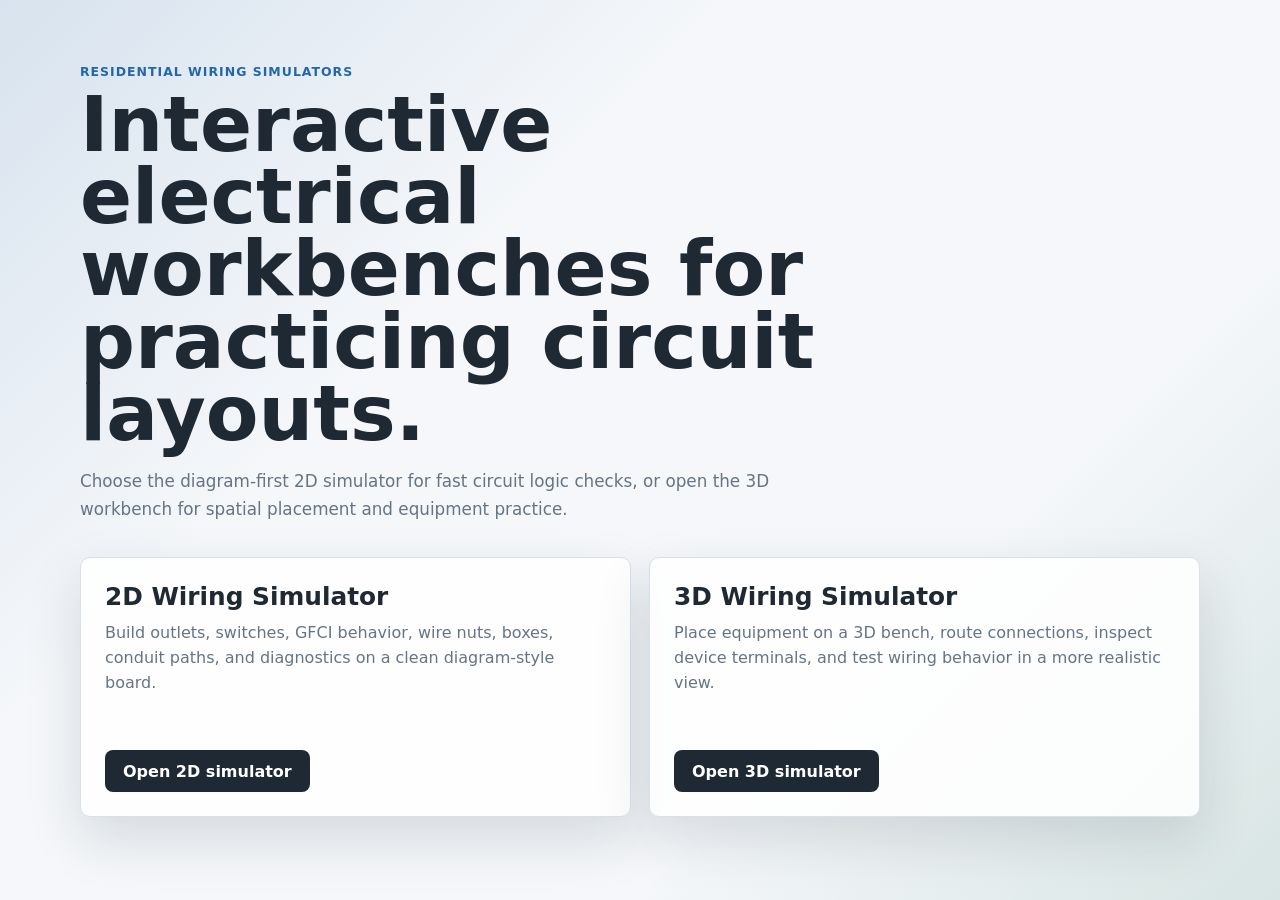
<file: index.html>
<!doctype html>
<html lang="en">
  <head>
    <meta charset="utf-8">
    <meta name="viewport" content="width=device-width, initial-scale=1">
    <meta http-equiv="Cache-Control" content="no-store, no-cache, must-revalidate, max-age=0">
    <meta http-equiv="Pragma" content="no-cache">
    <meta http-equiv="Expires" content="0">
    <title>Residential Wiring Simulators</title>
    <style>
      :root {
        color-scheme: light;
        --paper: #f5f7fa;
        --panel: #ffffff;
        --ink: #1f2933;
        --muted: #667485;
        --line: #d8e0e8;
        --blue: #2367a8;
        --green: #237557;
        --shadow: 0 22px 55px rgba(31, 41, 51, 0.14);
      }

      * {
        box-sizing: border-box;
      }

      body {
        min-height: 100vh;
        margin: 0;
        color: var(--ink);
        background:
          linear-gradient(135deg, rgba(35, 103, 168, 0.14), transparent 34%),
          linear-gradient(315deg, rgba(35, 117, 87, 0.14), transparent 30%),
          var(--paper);
        font-family: Inter, ui-sans-serif, system-ui, -apple-system, BlinkMacSystemFont, "Segoe UI", sans-serif;
      }

      main {
        width: min(1120px, calc(100vw - 40px));
        margin: 0 auto;
        padding: 64px 0;
      }

      .eyebrow {
        margin: 0 0 10px;
        color: var(--blue);
        font-size: 0.78rem;
        font-weight: 850;
        letter-spacing: 0.08em;
        text-transform: uppercase;
      }

      h1 {
        max-width: 820px;
        margin: 0;
        font-size: clamp(2.35rem, 6vw, 5rem);
        line-height: 0.94;
        letter-spacing: 0;
      }

      .intro {
        max-width: 720px;
        margin: 18px 0 34px;
        color: var(--muted);
        font-size: 1.05rem;
        line-height: 1.65;
      }

      .sim-grid {
        display: grid;
        grid-template-columns: repeat(2, minmax(0, 1fr));
        gap: 18px;
      }

      .sim-card {
        min-height: 260px;
        padding: 24px;
        border: 1px solid var(--line);
        border-radius: 10px;
        background: rgba(255, 255, 255, 0.88);
        box-shadow: var(--shadow);
        display: flex;
        flex-direction: column;
        justify-content: space-between;
      }

      .sim-card h2 {
        margin: 0 0 10px;
        font-size: 1.55rem;
        letter-spacing: 0;
      }

      .sim-card p {
        margin: 0;
        color: var(--muted);
        line-height: 1.55;
      }

      .launch {
        display: inline-flex;
        align-items: center;
        justify-content: center;
        width: fit-content;
        min-height: 42px;
        margin-top: 26px;
        padding: 0 18px;
        border-radius: 8px;
        background: var(--ink);
        color: #ffffff;
        font-weight: 850;
        text-decoration: none;
      }

      .launch:hover {
        background: var(--blue);
      }

      @media (max-width: 760px) {
        main {
          width: min(100vw - 28px, 620px);
          padding: 36px 0;
        }

        .sim-grid {
          grid-template-columns: 1fr;
        }
      }
    </style>
  </head>
  <body>
    <main>
      <p class="eyebrow">Residential wiring simulators</p>
      <h1>Interactive electrical workbenches for practicing circuit layouts.</h1>
      <p class="intro">
        Choose the diagram-first 2D simulator for fast circuit logic checks, or open the 3D workbench for spatial placement and equipment practice.
      </p>
      <section class="sim-grid" aria-label="Simulator launchers">
        <article class="sim-card">
          <div>
            <h2>2D Wiring Simulator</h2>
            <p>Build outlets, switches, GFCI behavior, wire nuts, boxes, conduit paths, and diagnostics on a clean diagram-style board.</p>
          </div>
          <a class="launch" href="./2d/">Open 2D simulator</a>
        </article>
        <article class="sim-card">
          <div>
            <h2>3D Wiring Simulator</h2>
            <p>Place equipment on a 3D bench, route connections, inspect device terminals, and test wiring behavior in a more realistic view.</p>
          </div>
          <a class="launch" href="./3d/">Open 3D simulator</a>
        </article>
      </section>
    </main>
  </body>
</html>
</file>
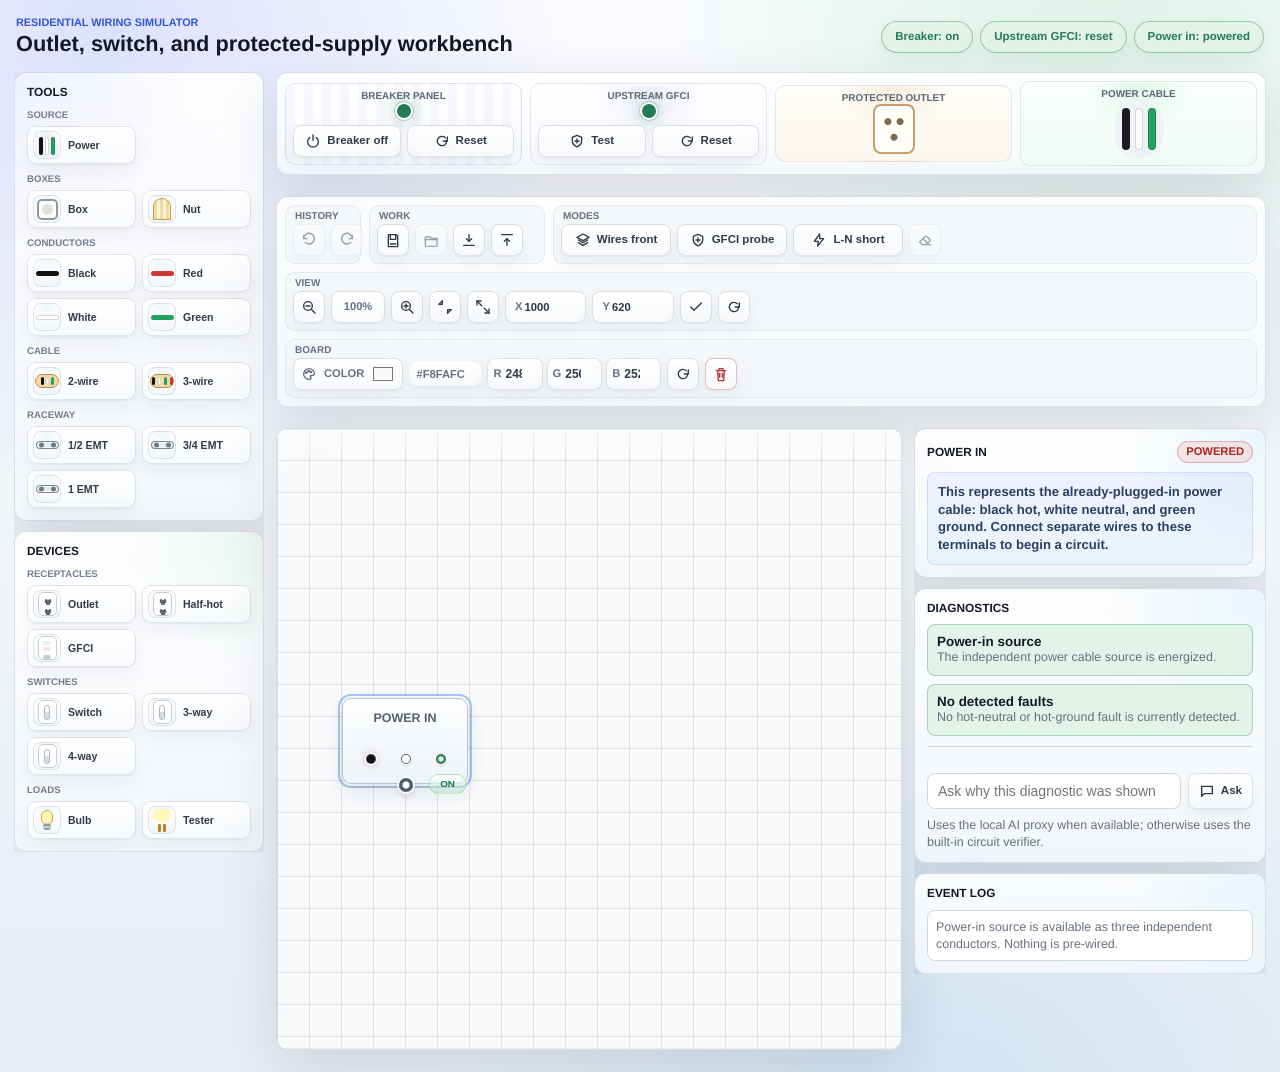
<file: 2d/index.html>
<!doctype html>
<html lang="en">
  <head>
    <meta charset="utf-8">
    <meta name="viewport" content="width=device-width, initial-scale=1">
    <meta http-equiv="Cache-Control" content="no-store, no-cache, must-revalidate, max-age=0">
    <meta http-equiv="Pragma" content="no-cache">
    <meta http-equiv="Expires" content="0">
    <title>Residential Wiring Simulator</title>
    <script>
      window.__SIM_ASSET_VERSION__ = String(Date.now());
      document.write(`<link rel="stylesheet" href="./styles.css?v=${window.__SIM_ASSET_VERSION__}">`);
    </script>
  </head>
  <body>
    <svg class="icon-sprite" aria-hidden="true" focusable="false">
      <symbol id="icon-undo" viewBox="0 0 24 24"><path d="M9 10H4V5"/><path d="M4 10a8 8 0 1 1 2.3 5.6"/></symbol>
      <symbol id="icon-redo" viewBox="0 0 24 24"><path d="M15 10h5V5"/><path d="M20 10a8 8 0 1 0-2.3 5.6"/></symbol>
      <symbol id="icon-save" viewBox="0 0 24 24"><path d="M5 4h12l2 2v16H5z"/><path d="M8 4v7h8V4"/><path d="M8 18h8"/></symbol>
      <symbol id="icon-folder" viewBox="0 0 24 24"><path d="M3.5 7.5h7l2 2H21v10a2 2 0 0 1-2 2H5.5a2 2 0 0 1-2-2z"/><path d="M3.5 11.5H21"/></symbol>
      <symbol id="icon-download" viewBox="0 0 24 24"><path d="M12 4v10"/><path d="m8 10 4 4 4-4"/><path d="M4 20h16"/></symbol>
      <symbol id="icon-upload" viewBox="0 0 24 24"><path d="M12 20V10"/><path d="m8 14 4-4 4 4"/><path d="M4 4h16"/></symbol>
      <symbol id="icon-layers" viewBox="0 0 24 24"><path d="m12 3 9 5-9 5-9-5z"/><path d="m5 12 7 4 7-4"/><path d="m5 16 7 4 7-4"/></symbol>
      <symbol id="icon-shield" viewBox="0 0 24 24"><path d="M12 3.5 19 6.5v5.2c0 4.4-2.8 7.2-7 9-4.2-1.8-7-4.6-7-9V6.5z"/><path d="M9 12h6"/><path d="M12 9v6"/></symbol>
      <symbol id="icon-zap" viewBox="0 0 24 24"><path d="M13 2.8 5 14h6l-1 7.2L19 10h-6z"/></symbol>
      <symbol id="icon-eraser" viewBox="0 0 24 24"><path d="m4 15 8-8a2 2 0 0 1 3 0l4 4a2 2 0 0 1 0 3l-5 5H8z"/><path d="m9 10 7 7"/><path d="M13 19h8"/></symbol>
      <symbol id="icon-zoom-out" viewBox="0 0 24 24"><circle cx="10.5" cy="10.5" r="6.5"/><path d="M16 16l5 5"/><path d="M7.5 10.5h6"/></symbol>
      <symbol id="icon-zoom-in" viewBox="0 0 24 24"><circle cx="10.5" cy="10.5" r="6.5"/><path d="M16 16l5 5"/><path d="M7.5 10.5h6"/><path d="M10.5 7.5v6"/></symbol>
      <symbol id="icon-shrink" viewBox="0 0 24 24"><path d="M8 3v5H3"/><path d="m3 8 5-5"/><path d="M16 21v-5h5"/><path d="m21 16-5 5"/></symbol>
      <symbol id="icon-expand" viewBox="0 0 24 24"><path d="M3 9V3h6"/><path d="m3 3 7 7"/><path d="M21 15v6h-6"/><path d="m21 21-7-7"/></symbol>
      <symbol id="icon-check" viewBox="0 0 24 24"><path d="m4 12 5 5L20 6"/></symbol>
      <symbol id="icon-x" viewBox="0 0 24 24"><path d="M6 6l12 12"/><path d="M18 6 6 18"/></symbol>
      <symbol id="icon-reset" viewBox="0 0 24 24"><path d="M20 6v6h-6"/><path d="M19 12a7 7 0 1 1-2.1-5"/></symbol>
      <symbol id="icon-rotate-ccw" viewBox="0 0 24 24"><path d="M8 4H4v4"/><path d="M4 8a8 8 0 1 0 2.4-5.7"/></symbol>
      <symbol id="icon-rotate-cw" viewBox="0 0 24 24"><path d="M16 4h4v4"/><path d="M20 8a8 8 0 1 1-2.4-5.7"/></symbol>
      <symbol id="icon-palette" viewBox="0 0 24 24"><path d="M12 4a8 8 0 0 0 0 16h1.4a1.7 1.7 0 0 0 1.1-3 1.5 1.5 0 0 1 1-2.7H17a3 3 0 0 0 3-3c0-4-3.5-7.3-8-7.3z"/><circle cx="8" cy="10" r="1"/><circle cx="11.5" cy="7.7" r="1"/><circle cx="15" cy="9" r="1"/></symbol>
      <symbol id="icon-trash" viewBox="0 0 24 24"><path d="M5 7h14"/><path d="M9 7V4h6v3"/><path d="M7 7l1 15h8l1-15"/><path d="M10 11v6"/><path d="M14 11v6"/></symbol>
      <symbol id="icon-power" viewBox="0 0 24 24"><path d="M12 3v8"/><path d="M7.2 6.8a8 8 0 1 0 9.6 0"/></symbol>
      <symbol id="icon-plug" viewBox="0 0 24 24"><path d="M8 3v6"/><path d="M16 3v6"/><path d="M6 9h12v3a6 6 0 0 1-12 0z"/><path d="M12 18v3"/></symbol>
      <symbol id="icon-alert" viewBox="0 0 24 24"><path d="M12 3 22 20H2z"/><path d="M12 9v5"/><path d="M12 17h.01"/></symbol>
      <symbol id="icon-message" viewBox="0 0 24 24"><path d="M4 5h16v11H8l-4 4z"/></symbol>
    </svg>
    <div class="app">
      <header class="topbar">
        <div>
          <p class="eyebrow">Residential wiring simulator</p>
          <h1>Outlet, switch, and protected-supply workbench</h1>
        </div>
        <div id="supplyStatus" class="status-strip" aria-live="polite"></div>
      </header>

      <main class="layout">
        <aside class="tool-panel" aria-label="Tool palette">
          <section class="panel-section">
            <div class="section-heading">
              <h2>Tools</h2>
            </div>
            <div id="toolPalette" class="tool-grid"></div>
          </section>

          <section class="panel-section">
            <div class="section-heading">
              <h2>Devices</h2>
            </div>
            <div id="devicePalette" class="device-grid"></div>
          </section>

        </aside>

        <section class="workspace">
          <div id="supplyRig" class="supply-rig" aria-label="Upstream protected supply">
            <div class="rig-unit breaker">
              <span class="unit-label">Breaker panel</span>
              <span id="breakerLamp" class="lamp-dot"></span>
              <div id="breakerActions" class="rig-actions"></div>
            </div>
            <div class="rig-link"></div>
            <div class="rig-unit gfci">
              <span class="unit-label">Upstream GFCI</span>
              <span id="upstreamGfciLamp" class="lamp-dot"></span>
              <div id="upstreamGfciActions" class="rig-actions"></div>
            </div>
            <div class="rig-link"></div>
            <div class="rig-unit outlet">
              <span class="unit-label">Protected outlet</span>
              <span class="plug-face"></span>
            </div>
            <div class="rig-link cord-link"></div>
            <div class="rig-unit cord">
              <span class="unit-label">Power cable</span>
              <span class="cord-wires">
                <i class="wire black"></i>
                <i class="wire white"></i>
                <i class="wire green"></i>
              </span>
            </div>
          </div>

          <div id="workspaceToolbar" class="workspace-toolbar command-bar" aria-label="Workspace controls">
            <div class="toolbar-group compact-group" aria-label="History">
              <span class="toolbar-group-label">History</span>
              <button id="undoButton" type="button" class="toolbar-button icon-button" data-action="undo" title="Undo last action" aria-label="Undo last action" disabled><svg class="ui-icon"><use href="#icon-undo"></use></svg></button>
              <button id="redoButton" type="button" class="toolbar-button icon-button" data-action="redo" title="Redo last undone action" aria-label="Redo last undone action" disabled><svg class="ui-icon"><use href="#icon-redo"></use></svg></button>
            </div>
            <div class="toolbar-group file-group" aria-label="Save and load">
              <span class="toolbar-group-label">Work</span>
              <button type="button" class="toolbar-button" data-action="save-state" title="Save this workbench in the browser"><svg class="ui-icon"><use href="#icon-save"></use></svg><span class="cmd-label">Save</span></button>
              <button id="loadButton" type="button" class="toolbar-button" data-action="load-state" title="Load the saved workbench"><svg class="ui-icon"><use href="#icon-folder"></use></svg><span class="cmd-label">Load</span></button>
              <button type="button" class="toolbar-button" data-action="export-state-file" title="Download this workbench as a file"><svg class="ui-icon"><use href="#icon-download"></use></svg><span class="cmd-label">Export</span></button>
              <button type="button" class="toolbar-button" data-action="import-state-file" title="Load a workbench file"><svg class="ui-icon"><use href="#icon-upload"></use></svg><span class="cmd-label">Import</span></button>
              <input id="stateFileInput" class="visually-hidden" type="file" accept=".json,application/json">
            </div>
            <div class="toolbar-group mode-group" aria-label="Board modes">
              <span class="toolbar-group-label">Modes</span>
              <button id="wireLayerModeButton" type="button" class="toolbar-button" data-action="toggle-wire-layer-mode" title="Toggle whether wire paths sit behind devices"><svg class="ui-icon"><use href="#icon-layers"></use></svg><span class="cmd-label">Wires front</span></button>
              <button id="groundFaultProbeButton" type="button" class="toolbar-button probe-button" data-action="toggle-ground-fault-probe" title="Click energized loads or receptacles to simulate a ground fault"><svg class="ui-icon"><use href="#icon-shield"></use></svg><span class="cmd-label">GFCI probe</span></button>
              <button id="lineShortProbeButton" type="button" class="toolbar-button probe-button" data-action="toggle-line-short-probe" title="Click loads or receptacles to simulate a line-neutral short"><svg class="ui-icon"><use href="#icon-zap"></use></svg><span class="cmd-label">L-N short</span></button>
              <button id="clearShortsButton" type="button" class="toolbar-button" data-action="clear-test-shorts" title="Clear active test faults" disabled><svg class="ui-icon"><use href="#icon-eraser"></use></svg><span class="cmd-label">Clear faults</span></button>
            </div>
            <div class="toolbar-group view-group" aria-label="Bench size and zoom controls">
              <span class="toolbar-group-label">View</span>
              <button type="button" class="toolbar-button icon-button" data-action="zoom-out" title="Zoom out" aria-label="Zoom out"><svg class="ui-icon"><use href="#icon-zoom-out"></use></svg></button>
              <span id="benchZoomLabel" class="zoom-label">100%</span>
              <button type="button" class="toolbar-button icon-button" data-action="zoom-in" title="Zoom in" aria-label="Zoom in"><svg class="ui-icon"><use href="#icon-zoom-in"></use></svg></button>
              <button type="button" class="toolbar-button" data-action="shrink-bench" title="Shrink the bench"><svg class="ui-icon"><use href="#icon-shrink"></use></svg><span class="cmd-label">Shrink</span></button>
              <button type="button" class="toolbar-button" data-action="expand-bench" title="Expand the bench"><svg class="ui-icon"><use href="#icon-expand"></use></svg><span class="cmd-label">Expand</span></button>
              <label>X <input id="benchWidthInput" type="number" min="520" max="4000" step="20" value="1000" aria-label="Bench width"></label>
              <label>Y <input id="benchHeightInput" type="number" min="360" max="3000" step="20" value="620" aria-label="Bench height"></label>
              <button type="button" class="toolbar-button" data-action="apply-bench-size" title="Apply custom bench size"><svg class="ui-icon"><use href="#icon-check"></use></svg><span class="cmd-label">Apply</span></button>
              <button type="button" class="toolbar-button" data-action="reset-bench-size" title="Reset bench size and zoom"><svg class="ui-icon"><use href="#icon-reset"></use></svg><span class="cmd-label">Reset view</span></button>
            </div>
            <div class="toolbar-group color-group" aria-label="Board background color">
              <span class="toolbar-group-label">Board</span>
              <label class="grid-color-control" for="gridColorPicker">
                <svg class="ui-icon"><use href="#icon-palette"></use></svg><span>Color</span>
                <input id="gridColorPicker" type="color" value="#f8fafc">
              </label>
              <input id="gridColorHex" class="grid-color-hex" type="text" inputmode="text" value="#f8fafc" aria-label="Grid color hex value">
              <div class="grid-rgb-group" aria-label="Grid RGB color values">
                <label>R <input id="gridColorR" type="number" min="0" max="255" value="248"></label>
                <label>G <input id="gridColorG" type="number" min="0" max="255" value="250"></label>
                <label>B <input id="gridColorB" type="number" min="0" max="255" value="252"></label>
              </div>
              <button type="button" class="toolbar-button" data-action="reset-grid-color"><svg class="ui-icon"><use href="#icon-reset"></use></svg><span class="cmd-label">Reset</span></button>
              <button type="button" class="toolbar-button danger" data-action="clear-board" title="Clear the workbench"><svg class="ui-icon"><use href="#icon-trash"></use></svg><span class="cmd-label">Clear</span></button>
            </div>
          </div>

          <div id="sandboxViewport" class="sandbox-viewport" aria-label="Scrollable wiring bench">
            <div id="sandboxScrollSpace" class="sandbox-scroll-space">
              <div id="sandbox" class="sandbox" aria-label="Wiring sandbox">
                <svg id="wireLayer" class="wire-layer" viewBox="0 0 1000 620" preserveAspectRatio="none" aria-hidden="true"></svg>
                <div class="supply-port">
                  <span>Supply</span>
                </div>
                <div id="boxLayer" class="box-layer"></div>
                <svg id="selectedWireLayer" class="selected-wire-layer" viewBox="0 0 1000 620" preserveAspectRatio="none" aria-hidden="true"></svg>
                <div id="selectionMarquee" class="selection-marquee" hidden></div>
              </div>
            </div>
          </div>
        </section>

        <aside class="inspector" aria-label="Selected box inspector">
          <section id="boxInspector" class="panel-section"></section>
          <section class="panel-section">
            <div class="section-heading">
              <h2>Diagnostics</h2>
            </div>
            <div id="diagnostics" class="diagnostics" aria-live="polite"></div>
            <div id="diagnosticChat" class="diagnostic-chat">
              <div id="diagnosticChatMessages" class="chat-messages" aria-live="polite"></div>
              <div id="diagnosticProposal" class="diagnostic-proposal"></div>
              <form id="diagnosticChatForm" class="chat-form">
                <input id="diagnosticChatInput" type="text" autocomplete="off" placeholder="Ask why this diagnostic was shown">
                <button type="submit"><svg class="ui-icon"><use href="#icon-message"></use></svg><span>Ask</span></button>
              </form>
              <div id="diagnosticChatStatus" class="chat-status"></div>
            </div>
          </section>
          <section class="panel-section">
            <div class="section-heading">
              <h2>Event Log</h2>
            </div>
            <div id="eventLog" class="event-log"></div>
          </section>
        </aside>
      </main>

      <div id="contextMenu" class="context-menu" hidden>
        <button type="button" data-action="delete-selected"><svg class="ui-icon"><use href="#icon-trash"></use></svg><span>Delete item</span></button>
      </div>
    </div>

    <script>
      document.write(`<script src="./app.js?v=${window.__SIM_ASSET_VERSION__}"><\/script>`);
    </script>
  </body>
</html>
</file>
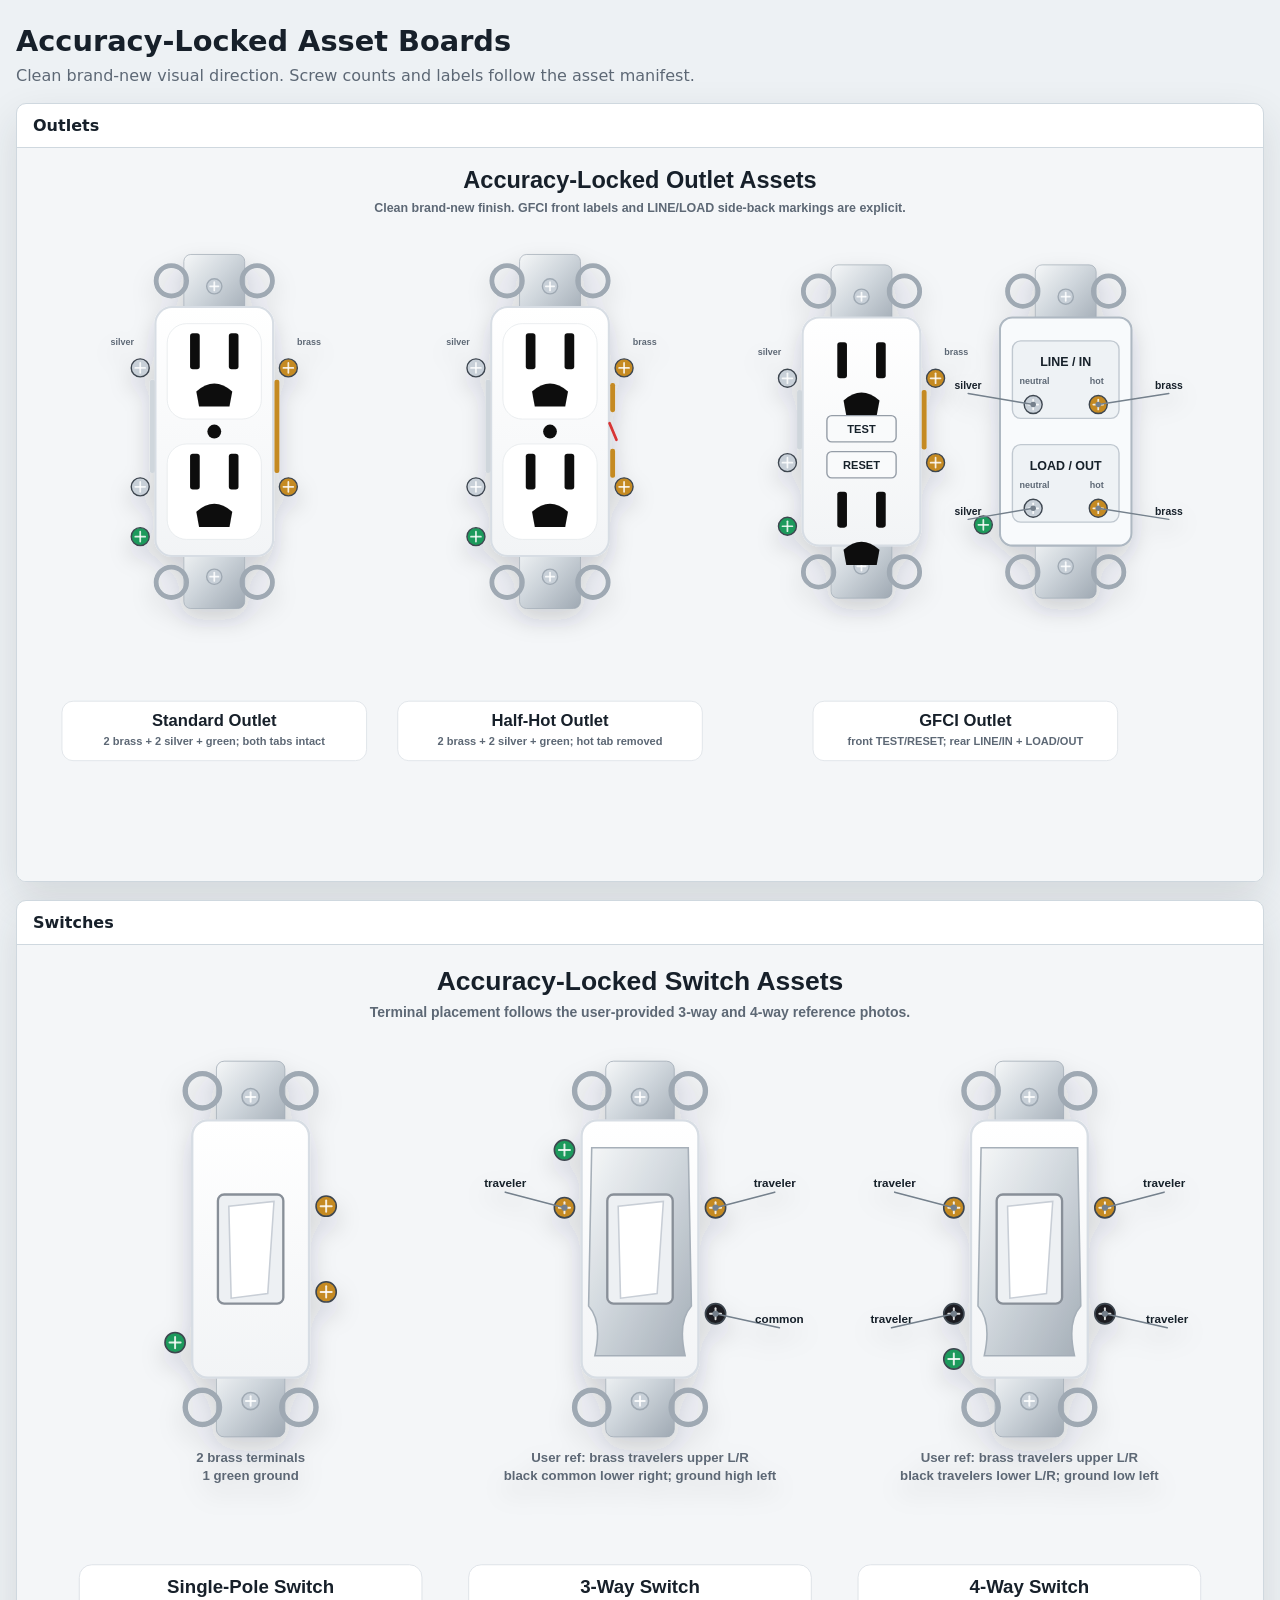
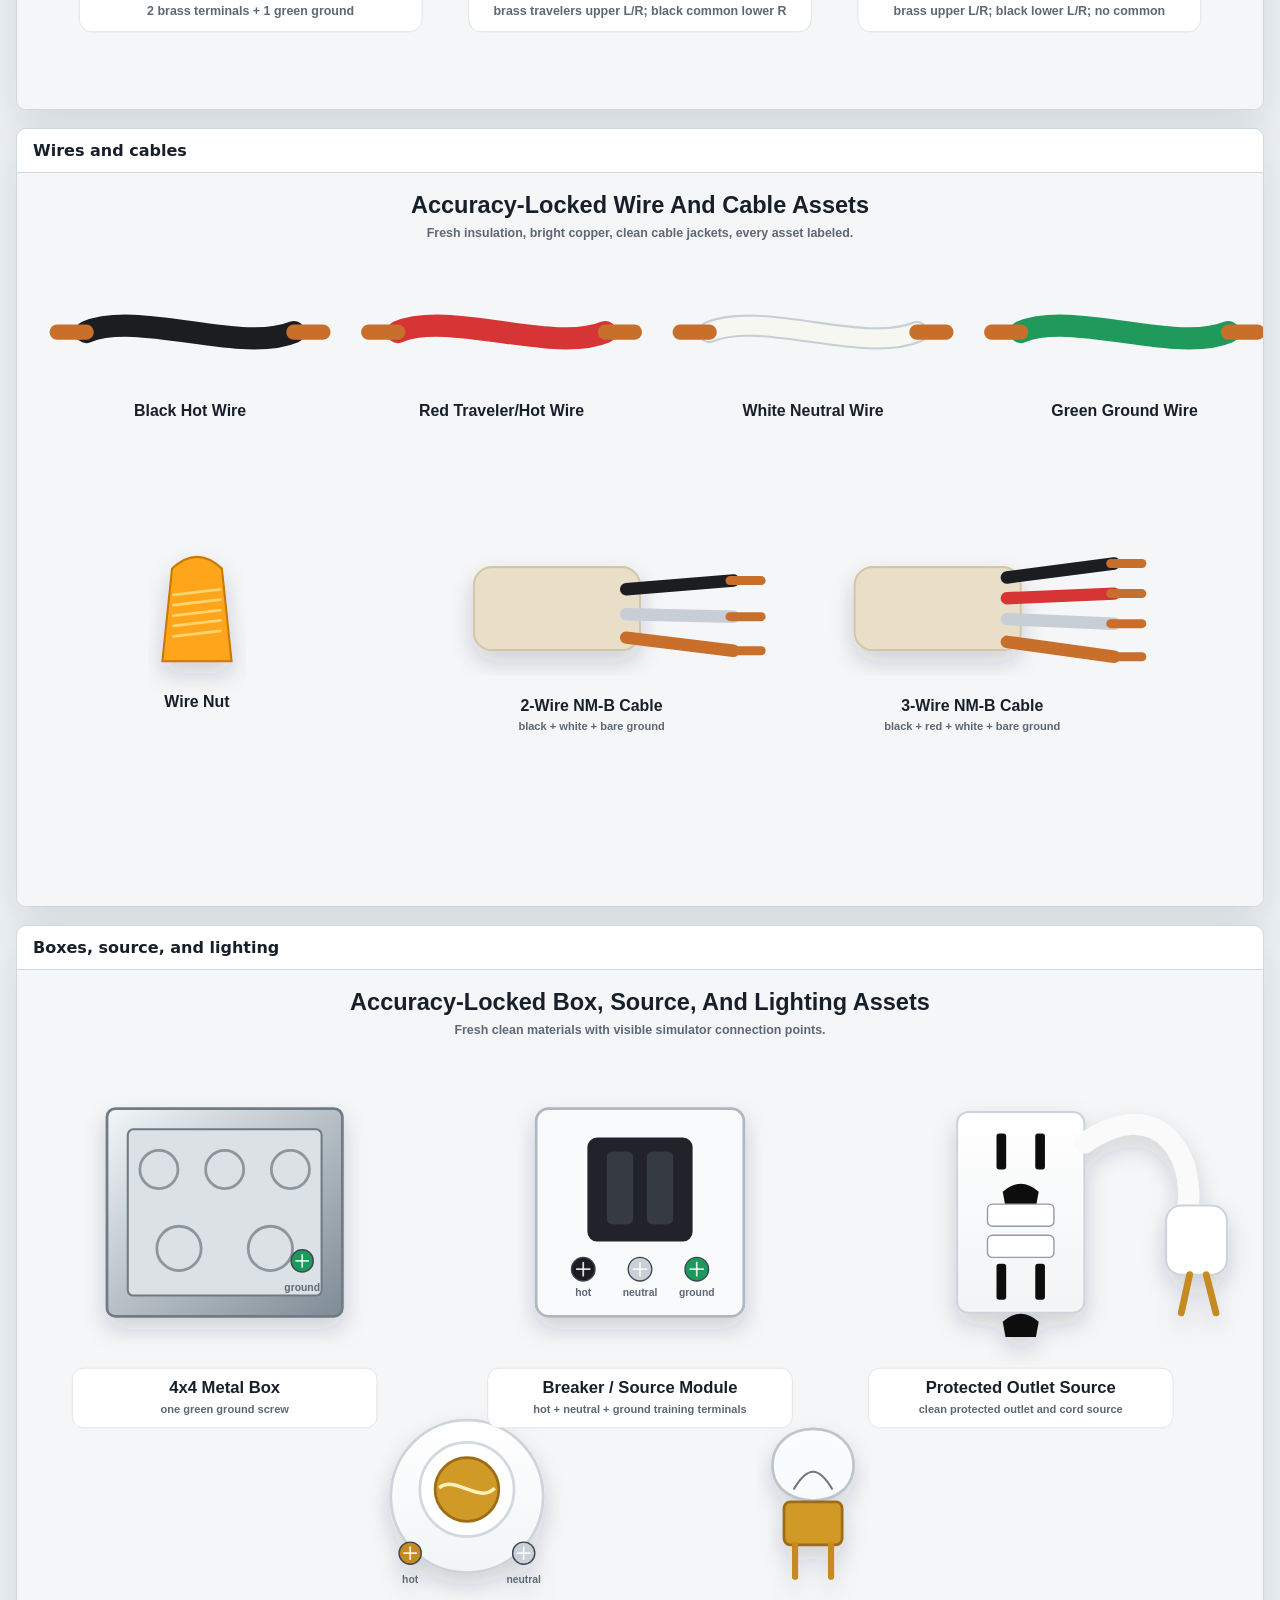
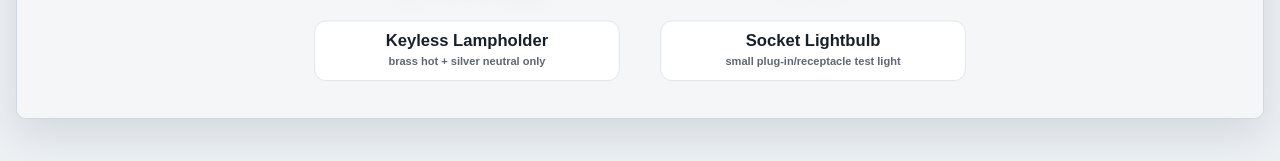
<file: 3d/concepts/accuracy-locked/index.html>
<!doctype html>
<html lang="en">
  <head>
    <meta charset="utf-8">
    <meta name="viewport" content="width=device-width, initial-scale=1">
    <title>3D Simulator Accuracy-Locked Asset Boards</title>
    <style>
      :root {
        color-scheme: light;
        --bg: #edf1f4;
        --ink: #17202a;
        --muted: #5d6875;
        --line: #cfd8df;
        --panel: #ffffff;
      }

      * {
        box-sizing: border-box;
      }

      body {
        margin: 0;
        background: var(--bg);
        color: var(--ink);
        font-family: Inter, ui-sans-serif, system-ui, -apple-system, BlinkMacSystemFont, "Segoe UI", sans-serif;
      }

      main {
        width: min(1480px, calc(100vw - 32px));
        margin: 0 auto;
        padding: 26px 0 42px;
      }

      header {
        margin-bottom: 18px;
      }

      h1 {
        margin: 0 0 8px;
        font-size: 1.8rem;
        line-height: 1.1;
      }

      p {
        margin: 0;
        color: var(--muted);
      }

      figure {
        margin: 18px 0 0;
        border: 1px solid var(--line);
        border-radius: 10px;
        background: var(--panel);
        overflow: hidden;
        box-shadow: 0 16px 42px rgba(32, 42, 53, 0.12);
      }

      figcaption {
        padding: 12px 16px;
        border-bottom: 1px solid var(--line);
        font-weight: 780;
      }

      img {
        display: block;
        width: 100%;
        height: auto;
      }
    </style>
  </head>
  <body>
    <main>
      <header>
        <h1>Accuracy-Locked Asset Boards</h1>
        <p>Clean brand-new visual direction. Screw counts and labels follow the asset manifest.</p>
      </header>

      <figure>
        <figcaption>Outlets</figcaption>
        <img src="./outlets-accuracy-board.svg" alt="Accuracy-locked outlet assets">
      </figure>

      <figure>
        <figcaption>Switches</figcaption>
        <img src="./switches-accuracy-board.svg" alt="Accuracy-locked switch assets">
      </figure>

      <figure>
        <figcaption>Wires and cables</figcaption>
        <img src="./wiring-connectors-accuracy-board.svg" alt="Accuracy-locked wire and cable assets">
      </figure>

      <figure>
        <figcaption>Boxes, source, and lighting</figcaption>
        <img src="./boxes-supply-lighting-accuracy-board.svg" alt="Accuracy-locked box source and lighting assets">
      </figure>
    </main>
  </body>
</html>
</file>
<file: 2d/styles.css>
:root {
  color-scheme: light;
  --paper: #f4f1e8;
  --panel: #fffdf7;
  --panel-strong: #f8fbff;
  --ink: #20242a;
  --muted: #66717d;
  --line: #cfd6dd;
  --line-strong: #8e9aa8;
  --blue: #2367a8;
  --blue-soft: #e7f0fb;
  --green: #257b55;
  --green-soft: #e2f4ea;
  --red: #b73535;
  --red-soft: #fae7e4;
  --amber: #a96c00;
  --amber-soft: #fff2cf;
  --copper: #a65f2b;
  --violet: #6e57a8;
  --shadow: 0 18px 44px rgba(50, 55, 62, 0.13);
}

* {
  box-sizing: border-box;
}

.visually-hidden {
  position: absolute;
  width: 1px;
  height: 1px;
  margin: -1px;
  padding: 0;
  border: 0;
  overflow: hidden;
  clip: rect(0 0 0 0);
  white-space: nowrap;
}

html,
body {
  min-height: 100%;
}

body {
  margin: 0;
  color: var(--ink);
  background:
    linear-gradient(180deg, rgba(231, 240, 251, 0.84), rgba(244, 241, 232, 0.96) 310px),
    var(--paper);
  font-family: Inter, ui-sans-serif, system-ui, -apple-system, BlinkMacSystemFont, "Segoe UI", sans-serif;
}

button,
select,
input {
  font: inherit;
}

button {
  min-height: 34px;
  border: 1px solid var(--line);
  border-radius: 8px;
  background: #ffffff;
  color: var(--ink);
  cursor: pointer;
}

button:hover {
  border-color: var(--blue);
  background: var(--blue-soft);
}

button:disabled {
  cursor: not-allowed;
  opacity: 0.48;
}

select {
  min-height: 34px;
  width: 100%;
  border: 1px solid var(--line);
  border-radius: 8px;
  background: #ffffff;
  color: var(--ink);
  padding: 0 8px;
}

h1,
h2,
h3,
p {
  margin-top: 0;
}

.app {
  width: min(1720px, calc(100vw - 28px));
  margin: 0 auto;
  padding: 18px 0 26px;
}

.topbar {
  display: flex;
  justify-content: space-between;
  align-items: end;
  gap: 20px;
  padding: 6px 2px 14px;
}

.eyebrow {
  margin-bottom: 5px;
  color: var(--blue);
  font-size: 0.78rem;
  font-weight: 800;
  letter-spacing: 0;
  text-transform: uppercase;
}

h1 {
  margin-bottom: 0;
  font-size: clamp(1.55rem, 2vw, 2.35rem);
  line-height: 1.08;
  letter-spacing: 0;
}

h2 {
  margin-bottom: 0;
  font-size: 0.82rem;
  line-height: 1.2;
  letter-spacing: 0;
  text-transform: uppercase;
}

h3 {
  margin-bottom: 8px;
  font-size: 0.98rem;
}

.layout {
  display: grid;
  grid-template-columns: 286px minmax(520px, 1fr) 416px;
  gap: 14px;
  align-items: start;
}

.tool-panel,
.inspector {
  display: grid;
  gap: 8px;
}

.panel-section {
  border: 1px solid #d8dee6;
  border-radius: 10px;
  background: rgba(255, 255, 255, 0.92);
  box-shadow: 0 10px 26px rgba(38, 49, 61, 0.08);
  padding: 13px;
}

.section-heading {
  display: flex;
  justify-content: space-between;
  align-items: center;
  gap: 10px;
  margin-bottom: 10px;
}

.status-strip {
  display: flex;
  flex-wrap: wrap;
  justify-content: flex-end;
  gap: 8px;
}

.status-pill {
  display: inline-flex;
  align-items: center;
  gap: 7px;
  min-height: 34px;
  border: 1px solid var(--line);
  border-radius: 999px;
  background: rgba(255, 255, 255, 0.82);
  padding: 0 11px;
  color: var(--muted);
  font-size: 0.82rem;
  font-weight: 800;
  white-space: nowrap;
}

.status-pill.ok {
  border-color: rgba(37, 123, 85, 0.38);
  color: var(--green);
  background: var(--green-soft);
}

.status-pill.warn {
  border-color: rgba(169, 108, 0, 0.42);
  color: var(--amber);
  background: var(--amber-soft);
}

.status-pill.trip {
  border-color: rgba(183, 53, 53, 0.42);
  color: var(--red);
  background: var(--red-soft);
}

.tool-grid,
.device-grid {
  display: grid;
  gap: 8px;
}

.tool-grid {
  grid-template-columns: repeat(2, minmax(0, 1fr));
}

.device-grid {
  grid-template-columns: repeat(2, minmax(0, 1fr));
}

.tool-button,
.device-button,
.source-controls button,
.mini-button {
  display: inline-flex;
  align-items: center;
  justify-content: center;
  gap: 7px;
  padding: 0 9px;
  font-weight: 760;
}

.palette-button {
  min-height: 44px;
  justify-content: flex-start;
  text-align: left;
  user-select: none;
  border-color: #d9e0e8;
  border-radius: 9px;
  background: linear-gradient(180deg, #ffffff, #f8fafc);
  color: #20242a;
  box-shadow: 0 1px 0 rgba(255, 255, 255, 0.9) inset;
}

.palette-button:hover {
  border-color: rgba(35, 103, 168, 0.48);
  background: linear-gradient(180deg, #ffffff, #f1f6fd);
}

.palette-button[draggable="true"] {
  cursor: grab;
}

.palette-button[draggable="true"]:active {
  cursor: grabbing;
}

.drag-ghost {
  position: fixed;
  z-index: 40;
  pointer-events: none;
  opacity: 0.86;
  box-shadow: 0 14px 32px rgba(32, 36, 42, 0.22);
}

/* Premium workbench shell */
body {
  background:
    linear-gradient(180deg, rgba(246, 248, 251, 0.96), rgba(240, 237, 229, 0.94) 420px),
    #f4f1e8;
}

.app {
  width: min(1840px, calc(100vw - 24px));
  padding-top: 14px;
}

.topbar {
  align-items: center;
  padding: 2px 2px 12px;
}

.topbar h1 {
  font-size: clamp(1.4rem, 1.9vw, 2.1rem);
  letter-spacing: 0;
}

.eyebrow {
  margin-bottom: 4px;
  color: #2367a8;
  font-size: 0.7rem;
  letter-spacing: 0;
}

.layout {
  grid-template-columns: 276px minmax(620px, 1fr) 392px;
  gap: 12px;
}

.panel-section {
  border-color: rgba(196, 205, 214, 0.72);
  border-radius: 14px;
  background: rgba(255, 255, 255, 0.82);
  box-shadow:
    0 1px 0 rgba(255, 255, 255, 0.88) inset,
    0 14px 34px rgba(38, 49, 61, 0.08);
  padding: 10px;
}

.section-heading {
  margin-bottom: 6px;
}

.section-heading h2 {
  color: #2f3c48;
  font-size: 0.72rem;
  letter-spacing: 0;
}

.tool-grid,
.device-grid {
  display: grid;
  grid-template-columns: 1fr;
  gap: 5px;
}

.palette-group {
  display: grid;
  gap: 0;
}

.palette-group-title {
  position: absolute;
  width: 1px;
  height: 1px;
  overflow: hidden;
  clip: rect(0 0 0 0);
  color: #6b7784;
  font-size: 0.58rem;
  font-weight: 900;
  letter-spacing: 0;
  text-transform: uppercase;
}

.palette-group-grid {
  display: grid;
  grid-template-columns: repeat(2, minmax(0, 1fr));
  gap: 5px;
}

.palette-button {
  min-height: 34px;
  border-color: rgba(205, 213, 222, 0.9);
  border-radius: 9px;
  background:
    linear-gradient(180deg, rgba(255, 255, 255, 0.98), rgba(246, 248, 250, 0.92));
  box-shadow:
    0 1px 0 rgba(255, 255, 255, 0.95) inset,
    0 2px 8px rgba(38, 49, 61, 0.06);
  gap: 5px;
  padding: 3px 5px;
}

.palette-button:hover {
  border-color: rgba(35, 103, 168, 0.42);
  background:
    linear-gradient(180deg, #ffffff, #f4f8fc);
}

.palette-image {
  width: 26px;
  height: 26px;
  border-radius: 7px;
  background:
    linear-gradient(180deg, rgba(255, 255, 255, 0.96), rgba(239, 243, 247, 0.9));
  flex-basis: 26px;
}

.palette-label {
  font-size: 0.68rem;
  font-weight: 850;
  line-height: 1.03;
}

.command-bar {
  align-items: stretch;
  gap: 8px;
  margin-bottom: 8px;
}

.toolbar-group {
  position: relative;
  display: inline-flex;
  align-items: center;
  gap: 5px;
  min-height: 50px;
  border: 1px solid rgba(202, 211, 220, 0.82);
  border-radius: 14px;
  background:
    linear-gradient(180deg, rgba(255, 255, 255, 0.92), rgba(246, 248, 250, 0.82));
  box-shadow:
    0 1px 0 rgba(255, 255, 255, 0.92) inset,
    0 8px 20px rgba(38, 49, 61, 0.07);
  padding: 18px 7px 7px;
}

.toolbar-group-label {
  position: absolute;
  left: 9px;
  top: 4px;
  color: #7a8592;
  font-size: 0.54rem;
  font-weight: 1000;
  letter-spacing: 0;
  text-transform: uppercase;
  pointer-events: none;
}

.toolbar-button {
  min-height: 29px;
  border-radius: 9px;
  padding: 0 9px;
  font-size: 0.68rem;
  font-weight: 900;
}

.toolbar-button.icon-button {
  width: 30px;
  min-width: 30px;
  padding: 0;
  font-size: 1.05rem;
  line-height: 1;
}

.toolbar-button.mode-on {
  box-shadow:
    0 1px 0 rgba(255, 255, 255, 0.86) inset,
    0 0 0 2px rgba(37, 123, 85, 0.12);
}

#groundFaultProbeButton.mode-on,
#lineShortProbeButton.mode-on {
  font-weight: 1000;
}

.view-group label,
.grid-rgb-group label,
.grid-color-control,
.grid-color-hex,
.zoom-label {
  min-height: 29px;
  border-radius: 9px;
  box-shadow: none;
}

.view-group input {
  width: 54px;
}

.grid-rgb-group input {
  width: 36px;
}

.grid-color-control {
  gap: 5px;
  padding: 0 6px 0 8px;
  font-size: 0.62rem;
}

.grid-color-control input[type="color"] {
  width: 23px;
  height: 21px;
}

.grid-color-hex {
  width: 76px;
  font-size: 0.68rem;
}

.sandbox-viewport {
  border-color: rgba(187, 199, 211, 0.88);
  border-radius: 14px;
  background: rgba(255, 255, 255, 0.58);
  box-shadow:
    0 1px 0 rgba(255, 255, 255, 0.88) inset,
    0 18px 38px rgba(34, 43, 54, 0.1);
}

.diagnostic-row,
.log-row,
.report-cell,
.connection-row,
.chat-message {
  border-radius: 10px;
}

.supply-port {
  display: none !important;
}

.supply-port {
  display: none;
}

.tool-button.active {
  border-color: var(--blue);
  background: var(--blue-soft);
  color: #174a7d;
  box-shadow: inset 0 0 0 1px rgba(35, 103, 168, 0.18);
}

.device-button {
  min-height: 46px;
}

.palette-image {
  display: grid;
  place-items: center;
  width: 26px;
  height: 26px;
  border: 1px solid rgba(151, 163, 176, 0.42);
  border-radius: 7px;
  background:
    linear-gradient(180deg, rgba(255, 255, 255, 0.95), rgba(244, 247, 250, 0.92));
  flex: 0 0 26px;
}

.palette-label {
  min-width: 0;
  line-height: 1.03;
  font-size: 0.68rem;
  font-weight: 850;
}

.art,
.art-device {
  position: relative;
  display: block;
}

.art-select {
  width: 24px;
  height: 30px;
}

.art-select::before {
  content: "";
  position: absolute;
  left: 3px;
  top: 1px;
  width: 0;
  height: 0;
  border-left: 16px solid #2367a8;
  border-top: 23px solid transparent;
}

.art-select::after {
  content: "";
  position: absolute;
  left: 13px;
  top: 19px;
  width: 11px;
  height: 4px;
  border-radius: 999px;
  background: #2367a8;
  transform: rotate(45deg);
}

.art-box {
  width: 30px;
  height: 34px;
  border: 3px solid #8e9aa8;
  border-radius: 6px;
  background:
    radial-gradient(circle at 50% 50%, rgba(142, 154, 168, 0.28) 0 5px, transparent 6px),
    #fffdf7;
}

.art-cable {
  display: flex;
  gap: 4px;
  align-items: end;
  justify-content: center;
  width: 31px;
  height: 35px;
  border-radius: 999px 999px 6px 6px;
  background: #eef2f6;
  padding-bottom: 3px;
}

.art-cable i {
  width: 6px;
  height: 29px;
  border-radius: 999px;
  border: 1px solid rgba(32, 36, 42, 0.18);
}

.art-cable i:nth-child(1) {
  background: #111111;
}

.art-cable i:nth-child(2) {
  background: #ffffff;
}

.art-cable i:nth-child(3) {
  background: #24a15d;
}

.art-romex {
  width: 34px;
  height: 18px;
  border: 2px solid #c28846;
  border-radius: 999px;
  background: #f3d9aa;
  display: flex;
  align-items: center;
  justify-content: center;
  gap: 4px;
}

.art-romex i {
  width: 4px;
  height: 11px;
  border-radius: 999px;
  background: #111111;
}

.art-romex i:nth-child(2) {
  background: #ffffff;
  border: 1px solid rgba(32, 36, 42, 0.16);
}

.art-romex i:nth-child(3) {
  background: #24a15d;
}

.art-romex.three {
  gap: 3px;
}

.art-romex.three::after {
  content: "";
  width: 4px;
  height: 11px;
  border-radius: 999px;
  background: #cf3535;
}

.art-cutter {
  width: 32px;
  height: 28px;
}

.art-cutter::before,
.art-cutter::after {
  content: "";
  position: absolute;
  width: 27px;
  height: 7px;
  border-radius: 999px;
  background: #d84d4d;
  transform-origin: 20px 50%;
}

.art-cutter::before {
  left: 1px;
  top: 8px;
  transform: rotate(38deg);
}

.art-cutter::after {
  left: 1px;
  top: 14px;
  transform: rotate(-38deg);
  background: #46515e;
}

.art-driver {
  width: 36px;
  height: 12px;
  border-radius: 999px;
  background: linear-gradient(90deg, #4a5664 0 48%, #d09b54 49% 76%, #8e9aa8 77%);
  transform: rotate(-25deg);
}

.art-nut {
  width: 26px;
  height: 32px;
  border-radius: 999px 999px 7px 7px;
  background:
    repeating-linear-gradient(90deg, rgba(169, 108, 0, 0.18) 0 3px, transparent 3px 6px),
    #fff2cf;
  border: 2px solid #d19b38;
}

.art-conduit {
  width: 32px;
  height: 10px;
  border: 2px solid rgba(80, 102, 119, 0.72);
  border-radius: 999px;
  background: rgba(185, 204, 217, 0.4);
  box-shadow: inset 0 0 0 2px rgba(255, 255, 255, 0.42);
}

.art-conduit::before,
.art-conduit::after {
  content: "";
  position: absolute;
  top: 50%;
  width: 5px;
  height: 5px;
  border-radius: 999px;
  background: #6b7a87;
  transform: translateY(-50%);
}

.art-conduit::before {
  left: 2px;
}

.art-conduit::after {
  right: 2px;
}

.art-device.outlet,
.art-device.gfci {
  width: 27px;
  height: 38px;
  border: 2px solid #c5ccd4;
  border-radius: 7px;
  background: #ffffff;
}

.art-device.outlet i {
  position: absolute;
  left: 7px;
  width: 10px;
  height: 9px;
  border-radius: 4px;
  background:
    radial-gradient(circle at 30% 45%, #5e6670 0 1.8px, transparent 2px),
    radial-gradient(circle at 70% 45%, #5e6670 0 1.8px, transparent 2px),
    radial-gradient(circle at 50% 82%, #5e6670 0 1.8px, transparent 2px),
    #f9fafb;
}

.art-device.outlet i:nth-child(1) {
  top: 7px;
}

.art-device.outlet i:nth-child(2) {
  top: 22px;
}

.art-device.gfci i,
.art-device.gfci b {
  position: absolute;
  left: 6px;
  width: 11px;
  height: 6px;
  border-radius: 999px;
  background: #d7dde4;
}

.art-device.gfci i:nth-child(1) {
  top: 6px;
  background: var(--green-soft);
}

.art-device.gfci i:nth-child(2) {
  top: 15px;
  background: var(--red-soft);
}

.art-device.gfci b {
  top: 27px;
  background: #c5ccd4;
}

.art-device.switch {
  width: 26px;
  height: 38px;
  border: 2px solid #c5ccd4;
  border-radius: 7px;
  background: #ffffff;
}

.art-device.switch i {
  position: absolute;
  left: 7px;
  top: 6px;
  width: 8px;
  height: 24px;
  border-radius: 5px;
  background: linear-gradient(180deg, #ffffff 0 46%, #d7dde4 47%);
  border: 1px solid #aeb8c3;
}

.art-device.bulb {
  width: 31px;
  height: 38px;
}

.art-device.bulb::before {
  content: "";
  position: absolute;
  inset: 1px 5px 12px;
  border: 2px solid #d6a72c;
  border-radius: 999px;
  background: #fff7ba;
}

.art-device.bulb::after {
  content: "";
  position: absolute;
  left: 9px;
  bottom: 4px;
  width: 13px;
  height: 11px;
  border-radius: 4px;
  background: repeating-linear-gradient(0deg, #8e9aa8 0 2px, #c5ccd4 2px 4px);
}

.tool-icon {
  display: inline-grid;
  place-items: center;
  width: 22px;
  height: 22px;
  border-radius: 6px;
  background: #eef2f6;
  color: var(--ink);
  font-size: 0.82rem;
  font-weight: 900;
  flex: 0 0 auto;
}

.tool-icon.box-icon {
  border: 2px solid var(--line-strong);
  background: #ffffff;
}

.tool-icon.cable-icon {
  background: linear-gradient(90deg, #111 0 32%, #eee 32% 64%, #27a464 64%);
}

.tool-icon.nm2-icon,
.tool-icon.nm3-icon {
  background: #f3d9aa;
  border: 2px solid #c28846;
}

.tool-icon.nm3-icon::after {
  content: "";
  width: 4px;
  height: 16px;
  background: var(--red);
  border-radius: 999px;
}

.tool-icon.cutter-icon {
  background: linear-gradient(135deg, #414852 0 48%, #d84d4d 49%);
  color: #fff;
}

.tool-icon.driver-icon {
  background: linear-gradient(90deg, #4a5664 0 45%, #d09b54 46%);
}

.tool-icon.nut-icon {
  background: var(--amber-soft);
  color: var(--amber);
}

.tool-icon.select-icon {
  background: #ffffff;
  border: 2px solid var(--blue);
  color: var(--blue);
}

.workspace {
  min-width: 0;
}

.workspace-toolbar {
  display: flex;
  align-items: center;
  justify-content: flex-start;
  flex-wrap: wrap;
  gap: 8px;
  margin: 0 0 8px;
}

.workspace-actions {
  display: inline-flex;
  align-items: center;
  gap: 6px;
  flex-wrap: wrap;
}

.bench-controls {
  display: inline-flex;
  align-items: center;
  gap: 6px;
  flex-wrap: wrap;
}

.bench-controls label {
  display: inline-flex;
  align-items: center;
  gap: 5px;
  min-height: 34px;
  border: 1px solid #d4dce5;
  border-radius: 8px;
  background: rgba(255, 255, 255, 0.9);
  color: #526170;
  padding: 0 7px;
  font-size: 0.72rem;
  font-weight: 900;
  box-shadow: 0 6px 16px rgba(38, 49, 61, 0.06);
}

.bench-controls input {
  width: 64px;
  min-height: 24px;
  border: 0;
  background: transparent;
  color: #40505f;
  font-size: 0.75rem;
  font-weight: 850;
  padding: 0;
}

.toolbar-button.icon-button {
  width: 34px;
  padding: 0;
}

.zoom-label {
  display: inline-flex;
  align-items: center;
  justify-content: center;
  min-width: 48px;
  min-height: 34px;
  border: 1px solid #d4dce5;
  border-radius: 8px;
  background: rgba(255, 255, 255, 0.9);
  color: #40505f;
  font-size: 0.76rem;
  font-weight: 900;
  box-shadow: 0 6px 16px rgba(38, 49, 61, 0.06);
}

.grid-color-control {
  display: inline-flex;
  align-items: center;
  gap: 8px;
  min-height: 34px;
  border: 1px solid #d4dce5;
  border-radius: 8px;
  background: rgba(255, 255, 255, 0.86);
  padding: 0 8px 0 10px;
  color: #526170;
  font-size: 0.76rem;
  font-weight: 850;
  text-transform: uppercase;
  box-shadow: 0 6px 16px rgba(38, 49, 61, 0.06);
}

.grid-color-control input[type="color"] {
  width: 28px;
  height: 24px;
  border: 0;
  border-radius: 6px;
  background: transparent;
  padding: 0;
  cursor: pointer;
}

.grid-color-hex {
  width: 84px;
  min-height: 34px;
  border: 1px solid #d4dce5;
  border-radius: 8px;
  background: rgba(255, 255, 255, 0.9);
  color: #40505f;
  padding: 0 9px;
  font-size: 0.78rem;
  font-weight: 800;
  text-transform: uppercase;
  box-shadow: 0 6px 16px rgba(38, 49, 61, 0.06);
}

.grid-rgb-group {
  display: inline-flex;
  gap: 5px;
}

.grid-rgb-group label {
  display: inline-flex;
  align-items: center;
  gap: 4px;
  min-height: 34px;
  border: 1px solid #d4dce5;
  border-radius: 8px;
  background: rgba(255, 255, 255, 0.9);
  color: #526170;
  padding: 0 6px;
  font-size: 0.72rem;
  font-weight: 900;
  box-shadow: 0 6px 16px rgba(38, 49, 61, 0.06);
}

.grid-rgb-group input {
  width: 44px;
  min-height: 24px;
  border: 0;
  background: transparent;
  color: #40505f;
  font-size: 0.75rem;
  font-weight: 850;
  padding: 0;
}

.toolbar-button {
  min-height: 34px;
  padding: 0 11px;
  border-radius: 8px;
  font-size: 0.78rem;
  font-weight: 850;
}

.toolbar-button.mode-on {
  border-color: rgba(37, 123, 85, 0.38);
  background: #eefaf2;
  color: #177245;
}

#groundFaultProbeButton.mode-on {
  border-color: rgba(37, 123, 85, 0.42);
  background: #eefaf2;
  color: var(--green);
}

#lineShortProbeButton.mode-on {
  border-color: rgba(183, 53, 53, 0.42);
  background: #fff0ef;
  color: var(--red);
}

.toolbar-button.danger {
  border-color: rgba(183, 53, 53, 0.32);
  color: var(--red);
}

.toolbar-button.danger:hover {
  background: var(--red-soft);
  border-color: rgba(183, 53, 53, 0.52);
}

.supply-rig {
  display: grid;
  grid-template-columns: minmax(118px, 0.7fr) 42px minmax(130px, 0.8fr) 42px minmax(130px, 0.8fr) 42px minmax(126px, 0.7fr);
  align-items: center;
  gap: 0;
  margin-bottom: 10px;
}

.rig-unit {
  min-height: 74px;
  border: 1px solid var(--line);
  border-radius: 8px;
  background: #ffffff;
  display: grid;
  place-items: center;
  padding: 8px;
  position: relative;
  box-shadow: 0 7px 18px rgba(61, 66, 74, 0.07);
}

.rig-actions {
  display: grid;
  grid-template-columns: repeat(2, minmax(0, 1fr));
  gap: 6px;
  width: 100%;
  margin-top: 7px;
}

.rig-actions button {
  min-height: 28px;
  padding: 0 7px;
  font-size: 0.68rem;
  font-weight: 900;
}

.rig-unit.breaker {
  background:
    repeating-linear-gradient(90deg, rgba(32, 36, 42, 0.06) 0 8px, transparent 8px 17px),
    #f9fafb;
}

.rig-unit.gfci {
  background: #f8fbff;
}

.rig-unit.outlet {
  background: #fffaf0;
}

.rig-unit.cord {
  background: #f6fff8;
}

.unit-label {
  color: var(--muted);
  font-size: 0.78rem;
  font-weight: 800;
  text-transform: uppercase;
}

.rig-link {
  height: 8px;
  background: linear-gradient(90deg, #111 0 28%, #f9fafb 28% 64%, #2c8f62 64%);
  border-top: 1px solid rgba(32, 36, 42, 0.2);
  border-bottom: 1px solid rgba(32, 36, 42, 0.2);
}

.cord-link {
  background: linear-gradient(90deg, #262b32, #454d58);
}

.lamp-dot {
  width: 18px;
  height: 18px;
  border: 2px solid #ffffff;
  border-radius: 999px;
  background: var(--line-strong);
  box-shadow: 0 0 0 1px rgba(32, 36, 42, 0.2);
}

.lamp-dot.on {
  background: var(--green);
  box-shadow: 0 0 0 1px rgba(37, 123, 85, 0.28), 0 0 18px rgba(37, 123, 85, 0.42);
}

.lamp-dot.tripped {
  background: var(--red);
  box-shadow: 0 0 0 1px rgba(183, 53, 53, 0.28), 0 0 18px rgba(183, 53, 53, 0.32);
}

.plug-face {
  width: 42px;
  height: 50px;
  border: 2px solid #c5a06d;
  border-radius: 8px;
  display: block;
  background:
    radial-gradient(circle at 34% 34%, #7f6a4b 0 3px, transparent 4px),
    radial-gradient(circle at 66% 34%, #7f6a4b 0 3px, transparent 4px),
    radial-gradient(circle at 50% 68%, #7f6a4b 0 3px, transparent 4px),
    #fffdf7;
}

.cord-wires {
  display: flex;
  gap: 5px;
  padding: 8px;
  border-radius: 999px;
  background: #eef2f6;
}

.wire {
  width: 8px;
  height: 42px;
  border-radius: 999px;
  border: 1px solid rgba(32, 36, 42, 0.2);
}

.wire.black {
  background: #1b1b1b;
}

.wire.white {
  background: #ffffff;
}

.wire.green {
  background: #22a15d;
}

.wire.red {
  background: #c84040;
}

.sandbox-viewport {
  width: 100%;
  max-height: min(72vh, 760px);
  min-height: 460px;
  overflow: auto;
  border: 1px solid #cbd5df;
  border-radius: 10px;
  background: rgba(255, 255, 255, 0.46);
  box-shadow: 0 18px 44px rgba(34, 43, 54, 0.12);
}

.sandbox-scroll-space {
  position: relative;
  min-width: 100%;
  min-height: 100%;
}

.sandbox {
  --grid-rgb: 248, 250, 252;
  --grid-bg-color: #f8fafc;
  --grid-line-color: rgba(157, 166, 175, 0.28);
  --grid-wash-color: rgba(250, 251, 253, 0.08);
  --bench-width: 1000px;
  --bench-height: 620px;
  --grid-step: 32px;
  position: absolute;
  left: 0;
  top: 0;
  width: var(--bench-width);
  height: var(--bench-height);
  overflow: hidden;
  transform-origin: top left;
  background:
    linear-gradient(90deg, var(--grid-line-color) 1px, transparent 1px),
    linear-gradient(0deg, var(--grid-line-color) 1px, transparent 1px),
    linear-gradient(180deg, var(--grid-wash-color), transparent 44%),
    var(--grid-bg-color);
  background-size: var(--grid-step) var(--grid-step), var(--grid-step) var(--grid-step), 100% 100%, 100% 100%;
}

.wire-layer,
.box-layer,
.selected-wire-layer {
  position: absolute;
  inset: 0;
}

.wire-layer {
  z-index: 20;
  pointer-events: none;
}

.selected-wire-layer {
  z-index: 70;
  pointer-events: none;
}

.sandbox.wires-behind-devices .selected-wire-layer {
  z-index: 22;
}

.sandbox.wires-behind-devices .wire-hit-path {
  pointer-events: none;
}

.sandbox.short-probe-mode .device-card.lightBulb,
.sandbox.short-probe-mode .device-card.socketLight.plugged,
.sandbox.short-probe-mode .device-card.standardOutlet,
.sandbox.short-probe-mode .device-card.halfHotOutlet,
.sandbox.short-probe-mode .device-card.gfciOutlet {
  cursor: crosshair;
}

.sandbox.wires-behind-devices .wire-end-node.selected,
.sandbox.wires-behind-devices .wire-end-node.landed.selected,
.sandbox.wires-behind-devices .wire-detach-grip {
  z-index: 55;
}

.selection-marquee {
  position: absolute;
  z-index: 90;
  border: 1.5px solid rgba(30, 111, 216, 0.78);
  border-radius: 6px;
  background: rgba(30, 111, 216, 0.14);
  box-shadow:
    inset 0 0 0 1px rgba(255, 255, 255, 0.32),
    0 4px 14px rgba(30, 111, 216, 0.18);
  pointer-events: none;
}

.selection-marquee[hidden] {
  display: none;
}

.smart-guide-layer {
  position: absolute;
  inset: 0;
  z-index: 95;
  pointer-events: none;
}

.smart-guide-line {
  position: absolute;
  display: block;
  background: rgba(30, 111, 216, 0.78);
  box-shadow:
    0 0 0 1px rgba(255, 255, 255, 0.72),
    0 0 14px rgba(30, 111, 216, 0.32);
}

.smart-guide-line.vertical {
  top: 0;
  bottom: 0;
  width: 1px;
  transform: translateX(-0.5px);
}

.smart-guide-line.horizontal {
  left: 0;
  right: 0;
  height: 1px;
  transform: translateY(-0.5px);
}

.smart-guide-line.distribution {
  background: rgba(16, 185, 129, 0.86);
  box-shadow:
    0 0 0 1px rgba(255, 255, 255, 0.78),
    0 0 16px rgba(16, 185, 129, 0.36);
}

.smart-guide-line.distribution.vertical {
  width: 2px;
  transform: translateX(-1px);
}

.smart-guide-line.distribution.horizontal {
  height: 2px;
  transform: translateY(-1px);
}

.smart-snap-indicator {
  position: absolute;
  width: 26px;
  height: 26px;
  border: 2px solid rgba(30, 111, 216, 0.88);
  border-radius: 999px;
  transform: translate(-50%, -50%);
  background: rgba(30, 111, 216, 0.12);
  box-shadow:
    0 0 0 4px rgba(255, 255, 255, 0.72),
    0 0 18px rgba(30, 111, 216, 0.34);
}

.smart-snap-indicator.wireNut {
  border-color: rgba(177, 101, 20, 0.94);
  background: rgba(177, 101, 20, 0.14);
  box-shadow:
    0 0 0 4px rgba(255, 255, 255, 0.72),
    0 0 18px rgba(177, 101, 20, 0.32);
}

.smart-snap-indicator.boxHole,
.smart-snap-indicator.sourceConduit {
  border-color: rgba(31, 111, 235, 0.94);
  background: rgba(31, 111, 235, 0.16);
}

.box-layer {
  z-index: auto;
}

.supply-port {
  position: absolute;
  left: 18px;
  top: 50%;
  transform: translateY(-50%);
  width: 72px;
  height: 96px;
  border: 1px solid #8fa0af;
  border-radius: 8px;
  display: grid;
  place-items: center;
  background: #ffffff;
  color: var(--muted);
  font-size: 0.76rem;
  font-weight: 900;
  text-transform: uppercase;
  box-shadow: 0 6px 16px rgba(61, 66, 74, 0.08);
}

.box-card {
  position: absolute;
  width: 150px;
  min-height: 166px;
  transform: translate(-50%, -50%);
  border: 2px solid #9ba6b1;
  border-radius: 8px;
  background:
    linear-gradient(135deg, rgba(166, 95, 43, 0.08), transparent 48%),
    #fffdfa;
  padding: 8px;
  box-shadow: 0 9px 18px rgba(44, 50, 58, 0.14);
  cursor: pointer;
  user-select: none;
  touch-action: none;
}

.box-card.selected {
  border-color: var(--blue);
  box-shadow: 0 0 0 4px rgba(35, 103, 168, 0.14), 0 12px 22px rgba(44, 50, 58, 0.17);
}

.box-card.pending {
  border-color: var(--amber);
  box-shadow: 0 0 0 4px rgba(169, 108, 0, 0.16), 0 12px 22px rgba(44, 50, 58, 0.17);
}

.loose-item {
  position: absolute;
  width: 86px;
  min-height: 78px;
  transform: translate(-50%, -50%);
  border: 1px solid var(--line-strong);
  border-radius: 8px;
  background: #ffffff;
  display: grid;
  place-items: center;
  gap: 4px;
  padding: 8px;
  box-shadow: 0 8px 18px rgba(44, 50, 58, 0.12);
  cursor: grab;
  touch-action: none;
}

.loose-item.selected {
  border-color: var(--blue);
  box-shadow: 0 0 0 4px rgba(35, 103, 168, 0.14), 0 10px 22px rgba(44, 50, 58, 0.16);
}

.loose-art {
  display: grid;
  place-items: center;
  width: 44px;
  height: 38px;
}

.loose-label {
  color: var(--muted);
  font-size: 0.68rem;
  font-weight: 900;
  text-align: center;
}

.grid-node {
  position: absolute;
  z-index: 4;
  transform: translate(-50%, -50%);
  border-radius: 999px;
  cursor: crosshair;
  touch-action: none;
}

.terminal-node {
  width: 18px;
  height: 18px;
  border: 2px solid rgba(67, 73, 81, 0.86);
  background:
    radial-gradient(circle at 50% 50%, rgba(255, 255, 255, 0.88) 0 3px, transparent 4px),
    #d5a249;
  box-shadow: 0 0 0 2px rgba(255, 255, 255, 0.82), 0 2px 7px rgba(32, 36, 42, 0.24);
}

.terminal-node.screw-silver,
.terminal-node.screw-white {
  background:
    radial-gradient(circle at 50% 50%, rgba(255, 255, 255, 0.92) 0 3px, transparent 4px),
    #c9d0d8;
}

.terminal-node.screw-green {
  background:
    radial-gradient(circle at 50% 50%, rgba(255, 255, 255, 0.9) 0 3px, transparent 4px),
    #23a363;
}

.terminal-node.screw-black {
  background:
    radial-gradient(circle at 50% 50%, rgba(255, 255, 255, 0.78) 0 3px, transparent 4px),
    #4b535c;
}

.terminal-node.hot,
.wire-node.hot {
  box-shadow: 0 0 0 2px rgba(255, 255, 255, 0.82), 0 0 16px rgba(183, 53, 53, 0.64);
}

.terminal-node.connected {
  outline: 3px solid rgba(35, 103, 168, 0.25);
}

.wire-node {
  width: 19px;
  height: 19px;
  border: 2px solid rgba(32, 36, 42, 0.32);
  background: #111111;
  box-shadow: 0 0 0 2px rgba(255, 255, 255, 0.86), 0 2px 7px rgba(32, 36, 42, 0.22);
}

.wire-node.white {
  background: #ffffff;
}

.wire-node.green,
.wire-node.bare {
  background: #24a15d;
}

.wire-node.red {
  background: #cf3535;
}

.wire-node.insulated {
  border-style: dashed;
}

.wire-node.cut {
  opacity: 0.45;
}

.grid-connection,
.wire-preview {
  fill: none;
  stroke-width: 5;
  stroke-linecap: round;
  pointer-events: none;
}

.grid-connection.black,
.wire-preview {
  stroke: #171717;
}

.grid-connection.white {
  stroke: #ffffff;
  filter: drop-shadow(0 0 1px rgba(0, 0, 0, 0.8));
}

.grid-connection.green {
  stroke: #24a15d;
}

.grid-connection.red {
  stroke: #cf3535;
}

.grid-connection.orange {
  stroke: #d0782b;
}

.grid-connection.dashed,
.wire-preview {
  stroke-dasharray: 10 7;
}

.wire-preview.snapping {
  stroke: #1e6fd8;
  stroke-dasharray: 0;
  filter: drop-shadow(0 0 5px rgba(30, 111, 216, 0.42));
}

.box-title {
  display: flex;
  justify-content: space-between;
  gap: 8px;
  color: var(--muted);
  font-size: 0.72rem;
  font-weight: 900;
  text-transform: uppercase;
}

.box-device {
  margin-top: 8px;
  min-height: 92px;
  display: grid;
  place-items: center;
}

.device-face {
  width: 52px;
  min-height: 72px;
  border: 2px solid #c5ccd4;
  border-radius: 8px;
  background: #ffffff;
  display: grid;
  place-items: center;
  position: relative;
}

button.device-face {
  padding: 0;
}

.device-face.outlet::before,
.device-face.outlet::after,
.device-face.grounded::before,
.device-face.grounded::after {
  content: "";
  width: 24px;
  height: 20px;
  border-radius: 6px;
  background:
    radial-gradient(circle at 34% 42%, #5e6670 0 2px, transparent 3px),
    radial-gradient(circle at 66% 42%, #5e6670 0 2px, transparent 3px),
    radial-gradient(circle at 50% 78%, #5e6670 0 2px, transparent 3px),
    #f9fafb;
}

.device-face.outlet::after,
.device-face.grounded::after {
  margin-top: 6px;
}

.device-face.gfci {
  gap: 5px;
  padding: 7px 0;
}

.device-face.gfci span,
.device-face.gfci button {
  width: 30px;
  height: 12px;
  min-height: 12px;
  padding: 0;
  border: 1px solid #c5ccd4;
  border-radius: 999px;
  background: #d7dde4;
}

.device-face.gfci .test-button {
  background: var(--red-soft);
}

.device-face.gfci .reset-button {
  background: var(--green-soft);
}

.device-face.switch::before {
  content: "";
  width: 26px;
  height: 48px;
  border-radius: 6px;
  border: 1px solid #b8c0ca;
  background: linear-gradient(180deg, #ffffff 0 48%, #e6ebf1 49%);
  box-shadow: inset 0 -10px 0 rgba(35, 103, 168, 0.1);
}

.device-face.light {
  border-radius: 999px 999px 14px 14px;
  width: 58px;
  min-height: 70px;
  background:
    radial-gradient(circle at 50% 34%, rgba(255, 234, 144, 0.2), transparent 34px),
    #fffdf4;
}

.device-face.light.lit {
  border-color: #d6a72c;
  background:
    radial-gradient(circle at 50% 38%, rgba(255, 224, 91, 0.88), transparent 36px),
    #fff7ba;
  box-shadow: 0 0 28px rgba(218, 167, 44, 0.52);
}

.device-label {
  margin-top: 7px;
  min-height: 17px;
  color: var(--muted);
  font-size: 0.7rem;
  font-weight: 800;
  text-align: center;
}

.box-meta {
  display: flex;
  flex-wrap: wrap;
  gap: 5px;
  margin-top: 7px;
}

.mini-pill {
  display: inline-flex;
  align-items: center;
  min-height: 20px;
  border: 1px solid var(--line);
  border-radius: 999px;
  padding: 0 7px;
  background: #ffffff;
  color: var(--muted);
  font-size: 0.68rem;
  font-weight: 850;
}

.mini-pill.hot {
  border-color: rgba(183, 53, 53, 0.34);
  color: var(--red);
  background: var(--red-soft);
}

.mini-pill.on {
  border-color: rgba(37, 123, 85, 0.34);
  color: var(--green);
  background: var(--green-soft);
}

.source-controls {
  display: grid;
  grid-template-columns: 1fr 1fr;
  gap: 8px;
}

.source-controls button {
  min-height: 40px;
}

.empty-state {
  border: 1px dashed var(--line-strong);
  border-radius: 8px;
  padding: 14px;
  color: var(--muted);
  background: rgba(255, 255, 255, 0.58);
  font-size: 0.9rem;
}

.diagram-help {
  border: 1px solid rgba(35, 103, 168, 0.2);
  border-radius: 8px;
  background: var(--blue-soft);
  color: #174a7d;
  padding: 10px;
  font-size: 0.82rem;
  font-weight: 750;
  line-height: 1.35;
}

.context-menu {
  position: fixed;
  z-index: 30;
  min-width: 142px;
  border: 1px solid var(--line-strong);
  border-radius: 8px;
  background: #ffffff;
  padding: 6px;
  box-shadow: 0 12px 28px rgba(32, 36, 42, 0.2);
}

.context-menu[hidden] {
  display: none;
}

.context-menu button {
  width: 100%;
  justify-content: flex-start;
  border: 0;
  background: transparent;
}

.context-menu button:hover {
  background: var(--blue-soft);
  color: var(--blue);
}

.context-menu button.danger:hover {
  background: var(--red-soft);
  color: var(--red);
}

.inspector-block {
  margin-top: 14px;
}

.inspector-block:first-child {
  margin-top: 0;
}

.button-row {
  display: flex;
  flex-wrap: wrap;
  gap: 8px;
}

.button-row button,
.mini-button {
  min-height: 32px;
  padding: 0 10px;
}

.split-grid {
  display: grid;
  grid-template-columns: repeat(2, minmax(0, 1fr));
  gap: 8px;
}

.wire-list,
.terminal-list,
.connection-list,
.diagnostics,
.event-log {
  display: grid;
  gap: 8px;
}

.wire-row,
.terminal-row,
.connection-row,
.diagnostic-row,
.log-row {
  border: 1px solid var(--line);
  border-radius: 8px;
  background: #ffffff;
  padding: 9px;
}

.wire-row {
  display: grid;
  grid-template-columns: auto minmax(0, 1fr) auto;
  gap: 8px;
  align-items: center;
}

.wire-row.disabled {
  opacity: 0.56;
}

.wire-swatch {
  width: 13px;
  height: 36px;
  border-radius: 999px;
  border: 1px solid rgba(32, 36, 42, 0.24);
}

.wire-swatch.black {
  background: #111111;
}

.wire-swatch.white {
  background: #ffffff;
}

.wire-swatch.green {
  background: #24a15d;
}

.wire-swatch.red {
  background: #cf3535;
}

.wire-swatch.bare {
  background: linear-gradient(90deg, #b48245, #f1d2a3, #b48245);
}

.wire-name,
.terminal-name {
  font-size: 0.84rem;
  font-weight: 850;
}

.wire-detail,
.terminal-detail,
.connection-detail {
  margin-top: 3px;
  color: var(--muted);
  font-size: 0.76rem;
  line-height: 1.35;
}

.wire-actions {
  display: grid;
  gap: 5px;
}

.wire-actions button {
  min-height: 28px;
  padding: 0 8px;
  font-size: 0.74rem;
  font-weight: 850;
}

.terminal-row {
  display: grid;
  gap: 8px;
}

.terminal-header {
  display: flex;
  justify-content: space-between;
  gap: 8px;
}

.terminal-connection {
  display: grid;
  grid-template-columns: minmax(0, 1fr) auto;
  gap: 7px;
}

.connection-row {
  display: grid;
  grid-template-columns: minmax(0, 1fr) auto;
  gap: 8px;
  align-items: center;
}

.diagnostic-row.ok {
  border-color: rgba(37, 123, 85, 0.3);
  background: var(--green-soft);
}

.diagnostic-row.warn {
  border-color: rgba(169, 108, 0, 0.34);
  background: var(--amber-soft);
}

.diagnostic-row.trip,
.diagnostic-row.error {
  border-color: rgba(183, 53, 53, 0.34);
  background: var(--red-soft);
}

.diagnostic-title,
.log-title {
  font-size: 0.84rem;
  font-weight: 900;
}

.diagnostic-text,
.log-row {
  color: var(--muted);
  font-size: 0.78rem;
  line-height: 1.35;
}

.event-log {
  max-height: 198px;
  overflow: auto;
}

.log-row {
  padding: 8px;
}

.meter {
  display: inline-flex;
  align-items: center;
  min-height: 22px;
  border: 1px solid var(--line);
  border-radius: 999px;
  padding: 0 8px;
  background: #f7f9fb;
  color: var(--muted);
  font-size: 0.7rem;
  font-weight: 900;
  text-transform: uppercase;
}

.meter.hot {
  border-color: rgba(183, 53, 53, 0.3);
  background: var(--red-soft);
  color: var(--red);
}

.meter.neutral {
  background: #ffffff;
  color: #4f5a66;
}

.meter.ground {
  border-color: rgba(37, 123, 85, 0.3);
  background: var(--green-soft);
  color: var(--green);
}

.meter.short,
.meter.fault {
  border-color: rgba(183, 53, 53, 0.45);
  background: var(--red-soft);
  color: var(--red);
}

.meter.open {
  background: #f2f4f6;
}

.device-report {
  display: grid;
  grid-template-columns: repeat(2, minmax(0, 1fr));
  gap: 7px;
}

.report-cell {
  border: 1px solid var(--line);
  border-radius: 8px;
  background: #ffffff;
  padding: 8px;
}

.report-cell dt {
  margin: 0;
  color: var(--muted);
  font-size: 0.7rem;
  font-weight: 900;
  text-transform: uppercase;
}

.report-cell dd {
  margin: 3px 0 0;
  font-size: 0.86rem;
  font-weight: 850;
}

.path-jacket {
  fill: none;
  stroke: rgba(49, 56, 65, 0.72);
  stroke-width: 18;
  stroke-linecap: round;
}

.path-conductor {
  fill: none;
  stroke-width: 4;
  stroke-linecap: round;
}

.path-conductor.black {
  stroke: #151515;
}

.path-conductor.white {
  stroke: #ffffff;
  filter: drop-shadow(0 0 1px rgba(0, 0, 0, 0.8));
}

.path-conductor.green,
.path-conductor.bare {
  stroke: #24a15d;
}

.path-conductor.red {
  stroke: #cf3535;
}

.path-conductor.cut {
  stroke-dasharray: 10 8;
  opacity: 0.52;
}

.path-label {
  fill: #46515e;
  font-size: 14px;
  font-weight: 800;
  paint-order: stroke;
  stroke: rgba(255, 255, 255, 0.88);
  stroke-width: 4px;
}

@media (max-width: 1280px) {
  .layout {
    grid-template-columns: 250px minmax(480px, 1fr);
  }

  .inspector {
    grid-column: 1 / -1;
    grid-template-columns: repeat(3, minmax(0, 1fr));
  }

  #boxInspector {
    grid-column: span 2;
  }
}

@media (max-width: 900px) {
  .topbar {
    align-items: start;
    flex-direction: column;
  }

  .layout,
  .inspector {
    grid-template-columns: 1fr;
  }

  #boxInspector {
    grid-column: auto;
  }

  .supply-rig {
    grid-template-columns: 1fr;
    gap: 7px;
  }

  .rig-link {
    width: 8px;
    height: 22px;
    justify-self: center;
  }

  .sandbox-viewport {
    min-height: 420px;
  }
}

/* Diagram-first simulator surface */
.source-card,
.box-4x4,
.device-card,
.romex-handle,
.wire-nut-item {
  position: absolute;
  transform: translate(-50%, -50%);
  user-select: none;
  touch-action: none;
}

.source-card {
  z-index: 4;
  width: 126px;
  height: 86px;
  border: 0;
  border-radius: 9px;
  background: transparent;
  display: block;
  padding-top: 0;
  box-shadow: none;
  cursor: grab;
}

.source-rotor {
  position: absolute;
  left: 50%;
  top: 50%;
  transform-origin: center;
  border: 1px solid #b8c6d4;
  border-radius: 9px;
  background:
    linear-gradient(180deg, #fdfefe, #eef4f9);
  box-shadow: 0 8px 22px rgba(38, 49, 61, 0.11);
  display: grid;
  place-items: start center;
  padding-top: 12px;
}

.source-card.selected,
.box-4x4.selected,
.device-card.selected,
.romex-handle.selected,
.wire-nut-item.selected {
  outline: 2px solid rgba(30, 111, 216, 0.38);
  outline-offset: 2px;
  border-color: var(--blue);
}

.source-title {
  color: #526170;
  font-size: 0.78rem;
  font-weight: 900;
  text-transform: uppercase;
}

.source-terminal {
  top: 60px;
}

.source-terminal.hot {
  left: 28px;
}

.source-terminal.neutral {
  left: 63px;
}

.source-terminal.ground {
  left: 98px;
}

.source-conduit-node {
  left: 63px;
  top: 86px;
  width: 14px;
  height: 14px;
  border: 2px solid rgba(72, 91, 105, 0.82);
  background:
    radial-gradient(circle at 50% 50%, #ffffff 0 3px, #526170 4px 6px, rgba(184, 198, 212, 0.48) 7px 100%);
  box-shadow:
    0 0 0 2px rgba(255, 255, 255, 0.86),
    0 3px 8px rgba(32, 36, 42, 0.2);
  cursor: crosshair;
}

.source-conduit-node.connected {
  border-color: #1f6feb;
  background:
    radial-gradient(circle at 50% 50%, #ffffff 0 3px, #1f6feb 4px 6px, rgba(122, 179, 255, 0.5) 7px 100%);
  box-shadow:
    0 0 0 2px rgba(255, 255, 255, 0.95),
    0 0 0 5px rgba(31, 111, 235, 0.24),
    0 7px 14px rgba(31, 111, 235, 0.2);
}

.box-4x4 {
  z-index: 1;
  width: 236px;
  height: 210px;
  min-height: 210px;
  border: 1px solid #7d8c9b;
  border-radius: 10px;
  background:
    linear-gradient(90deg, rgba(255, 255, 255, 0.34) 0 1px, transparent 1px 28px),
    linear-gradient(180deg, rgba(255, 255, 255, 0.25) 0 1px, transparent 1px 26px),
    linear-gradient(135deg, #e7edf2, #cbd5de 50%, #f5f7f9);
  box-shadow: inset 0 0 0 4px rgba(255, 255, 255, 0.32), 0 12px 28px rgba(33, 43, 54, 0.13);
  cursor: grab;
}

.box-4x4 .box-title {
  position: absolute;
  left: 12px;
  right: 12px;
  top: 9px;
  color: #40505f;
}

.box-ground-node {
  left: 30px;
  top: 37px;
}

.box-knockouts {
  position: absolute;
  inset: 0;
  pointer-events: none;
}

.box-hole-node {
  z-index: 18;
  width: 14px;
  height: 14px;
  border: 1.5px solid rgba(86, 99, 112, 0.78);
  background:
    radial-gradient(circle at 50% 50%, rgba(241, 245, 249, 0.92) 0 3px, rgba(151, 163, 176, 0.26) 4px 100%);
  box-shadow:
    inset 0 1px 2px rgba(255, 255, 255, 0.72),
    0 1px 2px rgba(32, 36, 42, 0.18);
  cursor: default;
  pointer-events: auto;
}

.box-hole-node.open {
  border-color: rgba(45, 60, 73, 0.86);
  background:
    radial-gradient(circle at 50% 50%, #ffffff 0 4px, rgba(64, 80, 95, 0.92) 5px 6px, rgba(190, 202, 211, 0.42) 7px 100%);
}

.box-hole-node.used {
  box-shadow:
    0 0 0 3px rgba(35, 103, 168, 0.16),
    inset 0 1px 2px rgba(255, 255, 255, 0.72),
    0 1px 2px rgba(32, 36, 42, 0.18);
}

.box-hole-node.conduit-used {
  border-color: #1f6feb;
  background:
    radial-gradient(circle at 50% 50%, #f8fbff 0 3px, #1f6feb 4px 6px, rgba(122, 179, 255, 0.45) 7px 100%);
  box-shadow:
    0 0 0 2px rgba(255, 255, 255, 0.95),
    0 0 0 5px rgba(31, 111, 235, 0.26),
    0 8px 16px rgba(31, 111, 235, 0.18);
}

.box-hole-node.cable-used {
  border-color: #b87818;
  background:
    radial-gradient(circle at 50% 50%, #fffdf5 0 3px, #d49a38 4px 6px, rgba(244, 202, 92, 0.52) 7px 100%);
  box-shadow:
    0 0 0 2px rgba(255, 255, 255, 0.95),
    0 0 0 5px rgba(212, 154, 56, 0.28),
    0 8px 16px rgba(136, 87, 21, 0.18);
}

.box-hole-node.selected-wire-route {
  border-color: #7c3aed;
  background:
    radial-gradient(circle at 50% 50%, #ffffff 0 3px, #7c3aed 4px 6px, rgba(196, 181, 253, 0.62) 7px 100%);
  box-shadow:
    0 0 0 2px rgba(255, 255, 255, 0.95),
    0 0 0 5px rgba(124, 58, 237, 0.24),
    0 7px 14px rgba(76, 29, 149, 0.18);
}

.device-card {
  z-index: 3;
  display: block;
  cursor: grab;
}

.device-card.in-box {
  z-index: 5;
}

.sandbox.wires-behind-devices .source-card,
.sandbox.wires-behind-devices .device-card {
  z-index: 64;
}

.sandbox.wires-behind-devices .device-card.socketLight.plugged {
  z-index: 86;
}

.device-rotor {
  position: absolute;
  left: 50%;
  top: 50%;
  transform-origin: center;
  display: grid;
  place-items: center;
}

.device-card .device-face {
  margin: 0;
}

.device-card .device-caption {
  position: absolute;
  left: 50%;
  top: calc(100% + 4px);
  transform: translateX(-50%);
  max-width: 112px;
  padding: 2px 7px;
  border: 1px solid rgba(64, 80, 95, 0.14);
  border-radius: 999px;
  background: rgba(255, 255, 255, 0.84);
  color: #40505f;
  box-shadow: 0 2px 8px rgba(38, 49, 61, 0.1);
  font-size: 0.56rem;
  font-weight: 900;
  line-height: 1.08;
  text-align: center;
  white-space: normal;
  pointer-events: none;
  z-index: 2;
}

.device-card .device-caption::before {
  content: "";
  position: absolute;
  left: 50%;
  top: -5px;
  width: 1px;
  height: 5px;
  background: rgba(64, 80, 95, 0.24);
  transform: translateX(-50%);
}

.device-card.lightBulb .device-caption {
  top: auto;
  bottom: 7px;
}

.device-card.lightBulb .device-caption::before {
  display: none;
}

.device-card.socketLight.plugged .device-caption {
  display: none;
}

.device-card.faulted::after {
  content: "SHORT";
  position: absolute;
  left: 50%;
  top: -15px;
  z-index: 6;
  transform: translateX(-50%);
  min-height: 16px;
  padding: 2px 7px 1px;
  border: 1px solid rgba(183, 53, 53, 0.42);
  border-radius: 999px;
  background: rgba(250, 231, 228, 0.96);
  color: var(--red);
  font-size: 0.48rem;
  font-weight: 1000;
  line-height: 1;
  box-shadow: 0 3px 8px rgba(183, 53, 53, 0.16);
  pointer-events: none;
}

.wire-nut-item {
  z-index: 88;
  width: 36px;
  height: 36px;
  cursor: grab;
}

.romex-handle {
  z-index: 44;
  width: 58px;
  height: 28px;
  border: 1px solid rgba(116, 77, 26, 0.38);
  border-radius: 999px;
  background:
    linear-gradient(90deg, transparent 0 42%, rgba(255, 255, 255, 0.48) 43% 58%, transparent 59%),
    linear-gradient(180deg, #f7db6f, #d6a74a);
  box-shadow:
    inset 0 1px 0 rgba(255, 255, 255, 0.54),
    inset 0 -4px 8px rgba(107, 75, 20, 0.12),
    0 5px 12px rgba(61, 44, 19, 0.18);
  cursor: grab;
}

.romex-handle .romex-jacket {
  position: absolute;
  left: 6px;
  right: 14px;
  top: 50%;
  height: 13px;
  border-radius: 999px;
  background: linear-gradient(180deg, #ffe274, #d19b39);
  transform: translateY(-50%);
}

.romex-handle .romex-jacket::after {
  content: "";
  position: absolute;
  right: -13px;
  top: 50%;
  width: 18px;
  height: 16px;
  border-radius: 45% 999px 999px 45%;
  background:
    radial-gradient(circle at 70% 34%, #111 0 2px, transparent 3px),
    radial-gradient(circle at 72% 66%, #f8fafc 0 2px, transparent 3px),
    linear-gradient(90deg, #d8c3a1 0 38%, transparent 39%),
    #f0d9a8;
  box-shadow: inset 1px 0 0 rgba(86, 54, 20, 0.18);
  transform: translateY(-50%);
}

.romex-handle .romex-conductor-count {
  position: absolute;
  right: 4px;
  bottom: -5px;
  width: 14px;
  height: 14px;
  display: grid;
  place-items: center;
  border: 1px solid rgba(74, 82, 92, 0.22);
  border-radius: 999px;
  background: rgba(255, 255, 255, 0.92);
  color: #40505f;
  font-size: 0.48rem;
  font-weight: 1000;
  line-height: 1;
}

.wire-nut-node {
  left: 18px;
  top: 18px;
  width: 24px;
  height: 24px;
  border: 2px solid #9c5e10;
  border-radius: 999px 999px 8px 8px;
  background:
    repeating-linear-gradient(90deg, rgba(169, 108, 0, 0.22) 0 4px, transparent 4px 8px),
    #f0a23a;
}

.conduit-end-node {
  z-index: 42;
  width: 16px;
  height: 16px;
  border: 2px solid rgba(72, 91, 105, 0.78);
  background:
    radial-gradient(circle at 50% 50%, rgba(255, 255, 255, 0.95) 0 3px, rgba(107, 122, 135, 0.75) 4px 100%);
  box-shadow: 0 0 0 2px rgba(255, 255, 255, 0.76), 0 3px 8px rgba(32, 36, 42, 0.2);
  cursor: grab;
}

.conduit-end-node.connected {
  border-color: #1f6feb;
  background:
    radial-gradient(circle at 50% 50%, #ffffff 0 3px, #1f6feb 4px 6px, rgba(126, 181, 255, 0.78) 7px 100%);
  box-shadow:
    0 0 0 2px rgba(255, 255, 255, 0.95),
    0 0 0 6px rgba(31, 111, 235, 0.22),
    0 5px 12px rgba(31, 111, 235, 0.2);
}

.romex-end-node {
  z-index: 43;
  width: 17px;
  height: 17px;
  border: 2px solid rgba(136, 87, 21, 0.82);
  border-radius: 999px;
  background:
    radial-gradient(circle at 50% 50%, #fff7d6 0 3px, #d49a38 4px 100%);
  box-shadow: 0 0 0 2px rgba(255, 255, 255, 0.82), 0 3px 8px rgba(61, 44, 19, 0.2);
  cursor: grab;
}

.romex-end-node.connected {
  border-color: #1f6feb;
  background:
    radial-gradient(circle at 50% 50%, #ffffff 0 3px, #d49a38 4px 7px, #1f6feb 8px 100%);
  box-shadow:
    0 0 0 2px rgba(255, 255, 255, 0.95),
    0 0 0 6px rgba(212, 154, 56, 0.22),
    0 5px 12px rgba(61, 44, 19, 0.2);
}

.grid-node {
  position: absolute;
  z-index: 12;
  transform: translate(-50%, -50%);
  border-radius: 999px;
  cursor: crosshair;
  touch-action: none;
}

.terminal-node,
.source-terminal,
.box-ground-node {
  width: 10px;
  height: 10px;
  border: 1.5px solid rgba(72, 82, 94, 0.9);
  box-shadow: 0 0 0 1px rgba(255, 255, 255, 0.76), 0 1px 3px rgba(32, 36, 42, 0.2);
}

.screw-brass,
.terminal-node.screw-brass {
  background:
    radial-gradient(circle at 50% 50%, rgba(255, 255, 255, 0.88) 0 2px, transparent 3px),
    #d3a047;
}

.screw-silver,
.terminal-node.screw-silver {
  background:
    radial-gradient(circle at 50% 50%, rgba(255, 255, 255, 0.92) 0 2px, transparent 3px),
    #c6ced7;
}

.screw-green,
.terminal-node.screw-green,
.box-ground-node,
.source-terminal.ground {
  background:
    radial-gradient(circle at 50% 50%, rgba(255, 255, 255, 0.9) 0 2px, transparent 3px),
    #24a15d;
}

.screw-black,
.terminal-node.screw-black {
  background:
    radial-gradient(circle at 50% 50%, rgba(255, 255, 255, 0.72) 0 2px, transparent 3px),
    #4b535c;
}

.source-terminal.hot,
.wire-end-node.black {
  background: #111111;
}

.source-terminal.neutral,
.wire-end-node.white {
  background: #ffffff;
}

.wire-end-node.red {
  background: #cf3535;
}

.wire-end-node.green {
  background: #24a15d;
}

.wire-end-node {
  z-index: 14;
  width: 12px;
  height: 12px;
  border: 1.5px solid rgba(32, 36, 42, 0.44);
  box-shadow: 0 0 0 1px rgba(255, 255, 255, 0.78), 0 1px 4px rgba(32, 36, 42, 0.2);
}

.wire-end-node.landed {
  z-index: 16;
  width: 6px;
  height: 6px;
  border-width: 1px;
  box-shadow:
    0 0 0 1px rgba(255, 255, 255, 0.76),
    0 1px 3px rgba(32, 36, 42, 0.24);
}

.wire-end-node.white.landed {
  box-shadow:
    0 0 0 1.5px rgba(255, 255, 255, 0.94),
    0 0 0 3px rgba(84, 96, 110, 0.3);
}

.wire-end-node.selected {
  z-index: 72;
  box-shadow:
    0 0 0 1px rgba(255, 255, 255, 0.9),
    0 0 0 4px rgba(30, 111, 216, 0.82),
    0 4px 10px rgba(30, 111, 216, 0.22);
}

.wire-end-node.white.selected {
  z-index: 72;
  border-color: #66717d;
  box-shadow:
    0 0 0 1px rgba(255, 255, 255, 0.98),
    0 0 0 4px rgba(30, 111, 216, 0.9),
    0 4px 10px rgba(30, 111, 216, 0.24);
}

.wire-end-node.landed.selected {
  width: 14px;
  height: 14px;
  box-shadow:
    0 0 0 1px rgba(255, 255, 255, 0.88),
    0 0 0 3px rgba(30, 111, 216, 0.8),
    0 2px 6px rgba(30, 111, 216, 0.2);
}

.wire-end-node.white.landed.selected {
  border-color: #66717d;
  box-shadow:
    0 0 0 1px rgba(255, 255, 255, 0.98),
    0 0 0 3px rgba(30, 111, 216, 0.9),
    0 2px 6px rgba(30, 111, 216, 0.22);
}

.wire-detach-grip {
  z-index: 65;
  width: 22px;
  height: 22px;
  border: 2px solid #1e6fd8;
  background: rgba(248, 251, 255, 0.94);
  box-shadow:
    0 0 0 1px rgba(255, 255, 255, 0.88),
    0 0 0 5px rgba(30, 111, 216, 0.12),
    0 4px 9px rgba(30, 111, 216, 0.22);
  cursor: grab;
}

.wire-detach-grip::before {
  content: "";
  position: absolute;
  left: 50%;
  top: 50%;
  width: 10px;
  height: 3px;
  border-radius: 999px;
  background: currentColor;
  transform: translate(-50%, -50%);
}

.wire-detach-grip.black {
  color: #111111;
}

.wire-detach-grip.red {
  color: #cf3535;
}

.wire-detach-grip.white {
  color: #6d7884;
}

.wire-detach-grip.green {
  color: #24a15d;
}

.wire-detach-grip:active {
  cursor: grabbing;
}

.wire-end-node.hot,
.terminal-node.hot,
.source-terminal.hot {
  box-shadow: 0 0 0 1.5px rgba(255, 255, 255, 0.92), 0 0 8px rgba(183, 53, 53, 0.48);
}

.wire-end-node.short,
.wire-end-node.fault,
.terminal-node.short,
.terminal-node.fault {
  box-shadow: 0 0 0 1.5px rgba(255, 255, 255, 0.92), 0 0 10px rgba(183, 53, 53, 0.64);
}

.wire-path,
.wire-preview,
.romex-sheath {
  fill: none;
  stroke-width: 3;
  stroke-linecap: round;
  pointer-events: none;
}

.romex-sheath {
  stroke: #d6a05c;
  stroke-width: 22;
  stroke-linecap: round;
  opacity: 0.38;
  filter: drop-shadow(0 1px 2px rgba(96, 63, 23, 0.18));
}

.romex-sheath.romex3 {
  stroke-width: 25;
}

.romex-sheath.selected {
  opacity: 0.62;
  filter:
    drop-shadow(0 0 4px rgba(30, 111, 216, 0.5))
    drop-shadow(0 1px 2px rgba(96, 63, 23, 0.18));
}

.romex-hit-path {
  fill: none;
  stroke: rgba(0, 0, 0, 0);
  stroke-width: 28px;
  stroke-linecap: round;
  pointer-events: stroke;
  cursor: grab;
}

.wire-select-halo {
  fill: none;
  stroke: #1e6fd8;
  stroke-width: 9;
  stroke-linecap: round;
  opacity: 0.45;
  pointer-events: none;
}

.wire-hit-path {
  fill: none;
  stroke: rgba(0, 0, 0, 0);
  stroke-width: 14;
  stroke-linecap: round;
  pointer-events: stroke;
  cursor: pointer;
}

.conduit-path {
  fill: none;
  stroke: rgba(103, 124, 138, 0.46);
  stroke-width: var(--conduit-width, 20px);
  stroke-linecap: round;
  pointer-events: none;
  filter: drop-shadow(0 2px 3px rgba(32, 36, 42, 0.14));
}

.conduit-path.selected {
  stroke: rgba(35, 103, 168, 0.42);
  filter:
    drop-shadow(0 0 0.5px rgba(255, 255, 255, 0.95))
    drop-shadow(0 0 6px rgba(30, 111, 216, 0.34));
}

.conduit-hit-path {
  fill: none;
  stroke: rgba(0, 0, 0, 0);
  stroke-width: 36px;
  stroke-linecap: round;
  pointer-events: none;
  cursor: grab;
}

.wire-path.selected {
  stroke-width: 5;
  filter: drop-shadow(0 1px 3px rgba(30, 111, 216, 0.45));
}

.wire-path.black,
.wire-preview {
  stroke: #111111;
}

.wire-path.red {
  stroke: #cf3535;
}

.wire-path.white {
  stroke: #ffffff;
  filter: drop-shadow(0 0 1px rgba(0, 0, 0, 0.8)) drop-shadow(0 1px 2px rgba(84, 96, 110, 0.42));
}

.wire-path.green {
  stroke: #24a15d;
}

.wire-copper-end {
  fill: none;
  stroke: #c7773d;
  stroke-width: 2.2;
  stroke-linecap: round;
  pointer-events: none;
  filter:
    drop-shadow(0 0 0.5px rgba(83, 40, 16, 0.65))
    drop-shadow(0 1px 1px rgba(83, 40, 16, 0.24));
}

.wire-copper-end.selected {
  stroke-width: 2.8;
}

.wire-path.selected {
  stroke-width: 5;
  filter: drop-shadow(0 0 4px rgba(30, 111, 216, 0.75));
}

.wire-path.white.selected {
  filter:
    drop-shadow(0 0 1px rgba(0, 0, 0, 0.86))
    drop-shadow(0 0 5px rgba(30, 111, 216, 0.86));
}

.wire-preview {
  stroke-dasharray: 10 8;
  opacity: 0.72;
}

.source-card,
.box-4x4,
.device-card,
.wire-nut-item {
  touch-action: none;
}

.source-plug-button {
  position: absolute;
  top: 30px;
  left: 50%;
  transform: translateX(-50%);
  min-height: 20px;
  padding: 0 11px;
  border-radius: 999px;
  font-size: 0.62rem;
  font-weight: 900;
  white-space: nowrap;
  letter-spacing: 0;
  box-shadow: none;
}

.source-plug-button.on {
  border-color: rgba(37, 123, 85, 0.34);
  background: #eefaf2;
  color: #177245;
}

.source-plug-button.off {
  border-color: rgba(183, 53, 53, 0.34);
  background: #fff0ef;
  color: #b73535;
}

.grid-node.connected,
.terminal-node.connected,
.source-terminal.connected,
.box-ground-node.connected,
.wire-nut-node.connected {
  outline: none;
  box-shadow:
    0 0 0 1px rgba(255, 255, 255, 0.76),
    0 1px 4px rgba(32, 36, 42, 0.16);
}

.grid-node.wired {
  --wire-color: #24a15d;
  --wire-soft: rgba(37, 123, 85, 0.2);
  --wire-edge: rgba(255, 255, 255, 0.96);
  border-color: var(--wire-color);
}

.grid-node.wired.wire-black {
  --wire-color: #111111;
  --wire-soft: rgba(17, 17, 17, 0.2);
}

.grid-node.wired.wire-red {
  --wire-color: #cf3535;
  --wire-soft: rgba(207, 53, 53, 0.2);
}

.grid-node.wired.wire-white {
  --wire-color: #ffffff;
  --wire-soft: rgba(84, 96, 110, 0.22);
  --wire-edge: rgba(92, 105, 119, 0.82);
  border-color: #7d8894;
}

.grid-node.wired.wire-green {
  --wire-color: #24a15d;
  --wire-soft: rgba(37, 123, 85, 0.2);
}

.terminal-node.wired::before,
.source-terminal.wired::before,
.box-ground-node.wired::before,
.wire-nut-node.wired::before {
  content: "";
  position: absolute;
  left: 50%;
  top: 50%;
  width: 8px;
  height: 8px;
  border: 2px solid var(--wire-color);
  border-radius: 999px;
  background:
    radial-gradient(circle at 50% 50%, #f9f4e9 0 2px, transparent 2.5px),
    #c7773d;
  box-shadow:
    0 0 0 1px rgba(255, 255, 255, 0.76),
    0 0 0 3px var(--wire-soft);
  transform: translate(-50%, -50%);
  pointer-events: none;
}

.terminal-node.wired::after,
.source-terminal.wired::after,
.box-ground-node.wired::after,
.wire-nut-node.wired::after {
  content: "";
  position: absolute;
  left: 50%;
  top: 50%;
  width: 4px;
  height: 4px;
  border-radius: 999px;
  background: #f9f4e9;
  box-shadow: inset 0 0 0 1px rgba(83, 40, 16, 0.28);
  transform: translate(-50%, -50%);
  pointer-events: none;
}

.grid-node.wired.multi-wire::before {
  box-shadow:
    0 0 0 2px var(--wire-soft),
    0 0 0 4px rgba(30, 111, 216, 0.14);
}

.device-card .device-face.outlet.grounded {
  min-height: 108px;
  height: 108px;
}

.device-card .device-face.realistic-gfci {
  width: 62px;
  min-height: 132px;
  height: 132px;
  display: flex;
  flex-direction: column;
  align-items: center;
  justify-content: center;
  gap: 5px;
  padding: 8px 0;
  border: 2px solid #bfc7d0;
  border-radius: 12px;
  background:
    linear-gradient(180deg, rgba(255, 255, 255, 0.86), rgba(232, 236, 241, 0.42)),
    #fbfbfa;
  box-shadow:
    inset 0 0 0 3px rgba(255, 255, 255, 0.72),
    inset 0 -5px 12px rgba(82, 91, 101, 0.08);
}

.device-card .device-face.realistic-gfci .gfci-slots {
  width: 32px;
  height: 32px;
  min-height: 32px;
  border: 0;
  border-radius: 8px;
  background:
    radial-gradient(ellipse at 34% 34%, #353b42 0 2px, transparent 3px),
    radial-gradient(ellipse at 66% 34%, #353b42 0 2px, transparent 3px),
    radial-gradient(ellipse at 50% 75%, #353b42 0 2px, transparent 3px),
    linear-gradient(180deg, #ffffff, #eef2f5);
  box-shadow: inset 0 0 0 1px rgba(96, 108, 120, 0.1);
}

.device-card .device-face.realistic-gfci .gfci-terminal-label {
  position: absolute;
  right: 4px;
  width: auto;
  min-width: 22px;
  height: auto;
  min-height: 0;
  padding: 1px 3px;
  border: 1px solid rgba(64, 80, 95, 0.16);
  border-radius: 999px;
  background: rgba(255, 255, 255, 0.88);
  color: #40505f;
  font-size: 0.45rem;
  font-weight: 1000;
  line-height: 1.1;
  text-align: center;
  letter-spacing: 0;
  pointer-events: none;
}

.device-card .device-face.realistic-gfci .gfci-line-label {
  top: 23px;
}

.device-card .device-face.realistic-gfci .gfci-load-label {
  bottom: 23px;
}

.device-card .device-face.realistic-gfci button {
  width: 36px;
  min-height: 14px;
  height: 14px;
  padding: 0;
  border-radius: 3px;
  font-size: 0.42rem;
  font-weight: 900;
  line-height: 1;
  letter-spacing: 0;
  box-shadow: inset 0 -2px 0 rgba(32, 36, 42, 0.14);
}

.device-card .device-face.realistic-gfci .gfci-reset {
  border-color: #9e2222;
  color: #ffffff;
  background: linear-gradient(180deg, #e65353, #bd2424);
}

.device-card .device-face.realistic-gfci .gfci-test {
  border-color: #858f9b;
  color: #20242a;
  background: linear-gradient(180deg, #f5f6f7, #c9d0d8);
}

.device-card .device-face.realistic-gfci.tripped .gfci-reset {
  transform: translateY(-1px);
  box-shadow:
    inset 0 -1px 0 rgba(32, 36, 42, 0.12),
    0 0 0 2px rgba(183, 53, 53, 0.16);
}

.device-card .device-face.switch {
  width: 58px;
  min-height: 132px;
  height: 132px;
  position: relative;
  display: block;
  overflow: hidden;
  border: 2px solid #bac3ce;
  border-radius: 11px;
  background:
    radial-gradient(circle at 50% 13%, #b8c1ca 0 3px, transparent 4px),
    radial-gradient(circle at 50% 87%, #b8c1ca 0 3px, transparent 4px),
    linear-gradient(180deg, #ffffff, #edf2f6);
  box-shadow:
    inset 0 0 0 3px rgba(255, 255, 255, 0.7),
    inset 0 -7px 14px rgba(74, 84, 96, 0.08);
}

.device-card .device-face.switch::before {
  content: "";
  position: absolute;
  left: 50%;
  top: 50%;
  width: 31px;
  height: 72px;
  border: 1px solid #aab6c3;
  border-radius: 8px;
  background:
    linear-gradient(180deg, rgba(255, 255, 255, 0.82), rgba(213, 223, 232, 0.42)),
    #edf3f7;
  box-shadow:
    inset 0 9px 12px rgba(255, 255, 255, 0.82),
    inset 0 -14px 0 rgba(35, 103, 168, 0.08),
    0 2px 8px rgba(45, 54, 64, 0.16);
  transform: translate(-50%, -50%);
  pointer-events: none;
}

.device-card .device-face.switch .switch-toggle {
  position: absolute;
  left: 50%;
  top: 50%;
  z-index: 2;
  width: 30px;
  height: 72px;
  min-height: 72px;
  padding: 0;
  border: 0;
  background: transparent;
  box-shadow: none;
  transform: translate(-50%, -50%);
  cursor: pointer;
}

.device-card .device-face.switch .switch-throw {
  position: absolute;
  left: 50%;
  top: 48%;
  width: 13px;
  height: 72px;
  border-radius: 999px;
  background: linear-gradient(180deg, #f8f5ea, #c7d0d9);
  box-shadow:
    inset 0 2px 2px rgba(255, 255, 255, 0.48),
    inset 0 -3px 3px rgba(45, 54, 64, 0.22),
    0 2px 5px rgba(45, 54, 64, 0.28);
  transform: translate(-50%, -58%) rotate(24deg);
  transform-origin: 50% 82%;
  transition: transform 130ms ease, filter 130ms ease, box-shadow 130ms ease;
  pointer-events: none;
}

.device-card .device-face.switch .switch-throw::after {
  content: "";
  position: absolute;
  left: 50%;
  top: -5px;
  width: 20px;
  height: 12px;
  border-radius: 999px;
  background: inherit;
  box-shadow: 0 1px 3px rgba(45, 54, 64, 0.24);
  transform: translateX(-50%);
}

.device-card .device-face.switch .switch-state {
  position: absolute;
  left: 50%;
  bottom: 8px;
  z-index: 1;
  transform: translateX(-50%);
  min-width: 38px;
  border-radius: 999px;
  border: 1px solid rgba(64, 80, 95, 0.18);
  background: rgba(255, 255, 255, 0.82);
  color: #40505f;
  padding: 3px 6px;
  font-size: 0.58rem;
  font-weight: 1000;
  line-height: 1;
  box-shadow: 0 1px 4px rgba(45, 54, 64, 0.12);
  pointer-events: none;
}

.device-card .device-face.switch.on .switch-state {
  color: #26313b;
}

.device-card .device-face.switch.on .switch-throw {
  background: linear-gradient(180deg, #ffffff, #d1d9e1);
  box-shadow:
    inset 0 2px 2px rgba(255, 255, 255, 0.5),
    inset 0 -3px 3px rgba(45, 54, 64, 0.24),
    0 2px 5px rgba(45, 54, 64, 0.28);
  transform: translate(-50%, -42%) rotate(-24deg);
}

.device-card .device-face.switch .switch-toggle:active .switch-throw {
  filter: brightness(0.94);
}

.device-card .device-face.light {
  width: 126px;
  min-height: 126px;
  height: 126px;
  border-radius: 999px;
  border: 2px solid #d4dbe2;
  background:
    radial-gradient(circle at 50% 47%, rgba(214, 167, 44, 0.24) 0 12px, transparent 13px),
    radial-gradient(circle at 50% 50%, #ffffff 0 36px, #eef2f5 37px 50px, transparent 51px),
    linear-gradient(180deg, #ffffff, #eef2f5);
  box-shadow:
    inset 0 -10px 22px rgba(82, 91, 101, 0.1),
    0 3px 10px rgba(44, 50, 58, 0.1);
}

.device-card .device-face.light::before {
  content: "";
  width: 46px;
  height: 46px;
  border-radius: 999px;
  border: 5px solid #c6972f;
  background:
    radial-gradient(circle at 50% 46%, #a96c00 0 5px, transparent 6px),
    #fffdf7;
}

.device-card .device-face.light.lit {
  border-color: #d6a72c;
  background:
    radial-gradient(circle at 50% 50%, rgba(255, 224, 91, 0.72) 0 34px, rgba(255, 224, 91, 0.26) 35px 58px, transparent 59px),
    linear-gradient(180deg, #fffef8, #fff3ad);
  box-shadow:
    0 0 32px rgba(218, 167, 44, 0.54),
    inset 0 -9px 18px rgba(214, 167, 44, 0.16);
}

.device-card .device-face.socket-light {
  width: 26px;
  min-height: 24px;
  height: 24px;
  border: 1px solid #7c8794;
  border-radius: 7px;
  background:
    radial-gradient(circle at 34% 42%, rgba(32, 36, 42, 0.2) 0 2px, transparent 3px),
    radial-gradient(circle at 66% 42%, rgba(32, 36, 42, 0.2) 0 2px, transparent 3px),
    radial-gradient(circle at 50% 72%, rgba(32, 36, 42, 0.18) 0 2px, transparent 3px),
    linear-gradient(180deg, #f7fafc, #cdd6df);
  display: grid;
  place-items: center;
  overflow: visible;
  box-shadow:
    inset 0 0 0 1px rgba(255, 255, 255, 0.72),
    0 2px 6px rgba(32, 36, 42, 0.22);
}

.device-card.socketLight.plugged .device-face.socket-light {
  width: 25px;
  min-height: 25px;
  height: 25px;
  border-radius: 8px;
  background:
    radial-gradient(circle at 50% 50%, rgba(255, 247, 166, 0.9) 0 6px, rgba(255, 202, 34, 0.86) 7px 11px, transparent 12px),
    linear-gradient(180deg, #fffdf3, #f1f5f8);
  box-shadow:
    0 0 0 1px rgba(255, 255, 255, 0.95),
    0 3px 8px rgba(32, 36, 42, 0.16);
}

.device-card .device-face.socket-light.lit {
  border-color: #d59e13;
  background:
    radial-gradient(circle at 50% 50%, #fff8a6 0 7px, #ffca22 8px 13px, transparent 14px),
    linear-gradient(180deg, #fff8bf, #f8c935);
  box-shadow:
    0 0 0 2px rgba(255, 255, 255, 0.9),
    0 0 18px rgba(255, 203, 39, 0.95),
    0 0 34px rgba(255, 224, 91, 0.55);
}

.device-card.socketLight.plugged .device-face.socket-light.lit {
  border-color: #e0a40f;
  background:
    radial-gradient(circle at 50% 50%, #fffce0 0 5px, #ffd02e 6px 12px, #ffb700 13px 100%);
  box-shadow:
    0 0 0 2px rgba(255, 255, 255, 0.92),
    0 0 18px rgba(255, 203, 39, 0.98),
    0 0 34px rgba(255, 224, 91, 0.62);
}

.device-card .device-face.socket-light .socket-glow {
  position: absolute;
  inset: 6px;
  width: auto;
  height: auto;
  border: 1px solid rgba(72, 82, 94, 0.48);
  border-radius: 999px;
  background:
    radial-gradient(circle at 44% 36%, rgba(255, 255, 255, 0.32) 0 3px, transparent 4px),
    #7f8994;
  box-shadow: inset 0 -3px 5px rgba(32, 36, 42, 0.28);
}

.device-card .device-face.socket-light.lit .socket-glow {
  background:
    radial-gradient(circle at 44% 36%, #ffffff 0 3px, transparent 4px),
    radial-gradient(circle at 50% 50%, #fff9a8 0 7px, #ffc927 8px);
  border-color: #f0b414;
  box-shadow:
    0 0 15px rgba(255, 205, 33, 0.9),
    inset 0 0 0 2px rgba(255, 247, 183, 0.62);
}

.device-card .device-face.socket-light .socket-shell {
  position: absolute;
  inset: 1px;
  border: 1px solid rgba(255, 255, 255, 0.76);
  border-radius: 7px;
  background: transparent;
  box-shadow: inset 0 -5px 8px rgba(32, 36, 42, 0.08);
}

.device-card .device-face.socket-light .socket-prongs {
  position: absolute;
  left: 50%;
  bottom: -4px;
  width: 12px;
  height: 5px;
  transform: translateX(-50%);
}

.device-card .device-face.socket-light .socket-prongs::before,
.device-card .device-face.socket-light .socket-prongs::after {
  content: "";
  position: absolute;
  bottom: 0;
  width: 3px;
  height: 5px;
  border-radius: 1px;
  background: linear-gradient(180deg, #b98220, #7a5313);
}

.device-card .device-face.socket-light .socket-prongs::before {
  left: 4px;
}

.device-card .device-face.socket-light .socket-prongs::after {
  right: 4px;
}

.device-card.socketLight {
  z-index: 8;
}

.device-card.socketLight.plugged {
  z-index: 60;
}

.device-card.socketLight.plugged .socket-shell,
.device-card.socketLight.plugged .socket-prongs {
  display: none;
}

.device-card.socketLight.plugged .device-caption {
  display: none;
}

.device-card.socketLight .socket-plug-marker {
  display: none;
}

.device-card.socketLight.plugged .socket-plug-marker {
  display: none;
}

.device-card.socketLight.plug-right .socket-plug-marker {
  left: -80px;
}

.device-card.socketLight.plug-left .socket-plug-marker {
  right: -80px;
}

.device-card.socketLight.plugged .socket-plug-marker::after {
  content: "";
  position: absolute;
  top: 50%;
  width: 68px;
  height: 2px;
  background: #a8791b;
  transform: translateY(-50%);
}

.device-card.socketLight.plug-right .socket-plug-marker::after {
  left: 10px;
}

.device-card.socketLight.plug-left .socket-plug-marker::after {
  right: 10px;
}

.art-device.socket-bulb {
  border: 0;
  border-radius: 6px;
  background:
    radial-gradient(circle at 50% 18%, #fff7ba 0 9px, transparent 10px),
    linear-gradient(180deg, transparent 0 20px, #f3f5f7 21px 34px);
}

.art-device.socket-bulb::before,
.art-device.socket-bulb::after {
  content: "";
  position: absolute;
  bottom: 0;
  width: 5px;
  height: 14px;
  border-radius: 1px;
  background: #b98524;
}

.art-device.socket-bulb::before {
  left: 11px;
}

.art-device.socket-bulb::after {
  right: 11px;
}

.diagnostic-chat {
  display: grid;
  gap: 8px;
  margin-top: 10px;
  border-top: 1px solid var(--line);
  padding-top: 10px;
}

.chat-messages {
  display: grid;
  gap: 7px;
  max-height: 184px;
  overflow: auto;
}

.chat-message {
  border: 1px solid var(--line);
  border-radius: 8px;
  background: #ffffff;
  padding: 8px;
}

.chat-message.user {
  border-color: rgba(35, 103, 168, 0.28);
  background: var(--blue-soft);
}

.chat-role,
.proposal-title {
  font-size: 0.72rem;
  font-weight: 900;
  color: #40505f;
  text-transform: uppercase;
}

.chat-text,
.proposal-text,
.chat-status {
  color: var(--muted);
  font-size: 0.78rem;
  line-height: 1.35;
}

.chat-form {
  display: grid;
  grid-template-columns: minmax(0, 1fr) auto;
  gap: 7px;
}

.chat-form input {
  min-height: 36px;
  min-width: 0;
  border: 1px solid var(--line);
  border-radius: 8px;
  padding: 0 10px;
  background: #ffffff;
}

.proposal-card {
  display: grid;
  grid-template-columns: minmax(0, 1fr) auto;
  gap: 9px;
  align-items: center;
  border: 1px solid rgba(37, 123, 85, 0.34);
  border-radius: 8px;
  background: var(--green-soft);
  padding: 9px;
}

.proposal-actions {
  display: grid;
  gap: 5px;
}

.proposal-actions button {
  min-height: 30px;
  padding: 0 9px;
  font-size: 0.74rem;
  font-weight: 900;
}

.art-single-wire {
  width: 34px;
  height: 8px;
  border-radius: 999px;
  background: #111111;
}

.art-single-wire.red {
  background: #cf3535;
}

.art-single-wire.white {
  background: #ffffff;
  border: 1px solid rgba(32, 36, 42, 0.18);
}

.art-single-wire.green {
  background: #24a15d;
}

.drag-ghost {
  position: fixed;
  z-index: 40;
  pointer-events: none;
  opacity: 0.86;
  box-shadow: 0 14px 32px rgba(32, 36, 42, 0.22);
}

/* Final cascade owner: production UI polish. */
:root {
  --app-bg: #f5f7fa;
  --surface: rgba(255, 255, 255, 0.86);
  --surface-strong: rgba(255, 255, 255, 0.96);
  --hairline: rgba(118, 132, 148, 0.24);
  --text-primary: #17202b;
  --text-strong: #17202b;
  --text-body: #354250;
  --text-soft: #657180;
  --accent: #1677c8;
  --accent-soft: rgba(22, 119, 200, 0.1);
  --success: #16804b;
  --success-soft: rgba(22, 128, 75, 0.12);
  --danger: #b4232e;
  --danger-soft: rgba(180, 35, 46, 0.11);
  --ui-shadow: 0 22px 54px rgba(31, 43, 57, 0.12);
  --ui-shadow-soft: 0 9px 24px rgba(31, 43, 57, 0.08);
}

body {
  color: var(--text-strong);
  background:
    radial-gradient(circle at 14% -10%, rgba(22, 119, 200, 0.12), transparent 34%),
    linear-gradient(180deg, #f7f9fb 0, var(--app-bg) 52%, #ebe8dd 100%);
}

.icon-sprite {
  display: none;
}

.ui-icon {
  width: 15px;
  height: 15px;
  flex: 0 0 15px;
  fill: none;
  stroke: currentColor;
  stroke-width: 2;
  stroke-linecap: round;
  stroke-linejoin: round;
}

.app {
  width: min(1880px, calc(100vw - 24px));
  padding: 10px 0 18px;
}

.topbar {
  min-height: 54px;
  align-items: center;
  padding: 0 2px 10px;
}

.topbar h1 {
  font-size: clamp(1.28rem, 1.65vw, 1.9rem);
  font-weight: 860;
}

.layout {
  grid-template-columns: 236px minmax(620px, 1fr) 340px;
  gap: 10px;
}

@media (min-width: 1181px) {
  .layout {
    grid-template-rows: auto auto minmax(0, 1fr);
    align-items: start;
  }

  .workspace {
    display: contents;
  }

  .tool-panel {
    grid-column: 1;
    grid-row: 1 / 4;
  }

  #supplyRig {
    grid-column: 2 / 4;
    grid-row: 1;
  }

  #workspaceToolbar {
    grid-column: 2 / 4;
    grid-row: 2;
  }

  .sandbox-viewport {
    grid-column: 2;
    grid-row: 3;
  }

  .inspector {
    grid-column: 3;
    grid-row: 3;
  }
}

.tool-panel,
.inspector {
  position: sticky;
  top: 10px;
  max-height: calc(100vh - 20px);
  overflow: auto;
  gap: 9px;
  scrollbar-width: thin;
}

.inspector {
  grid-column: auto;
  grid-template-columns: 1fr;
}

#boxInspector {
  grid-column: auto;
}

.panel-section {
  border: 1px solid var(--hairline);
  border-radius: 12px;
  background: var(--surface);
  box-shadow: var(--ui-shadow-soft);
  padding: 10px;
  backdrop-filter: blur(16px);
}

.supply-rig {
  grid-template-columns: repeat(4, minmax(0, 1fr));
  gap: 8px;
  margin-bottom: 8px;
}

.rig-link {
  display: none;
}

.rig-unit {
  min-height: 58px;
  border-color: var(--hairline);
  border-radius: 12px;
  background: linear-gradient(180deg, rgba(255, 255, 255, 0.94), rgba(247, 250, 252, 0.9));
  box-shadow: var(--ui-shadow-soft);
  padding: 7px;
}

.unit-label {
  color: var(--text-body);
  font-size: 0.64rem;
  font-weight: 930;
}

.rig-actions button,
.button-row button,
.chat-form button,
.context-menu button,
.proposal-actions button,
.toolbar-button {
  display: inline-flex;
  align-items: center;
  justify-content: center;
  gap: 5px;
}

.rig-actions {
  gap: 5px;
  margin-top: 5px;
}

.rig-actions button {
  min-height: 25px;
  border-radius: 8px;
  font-size: 0.62rem;
  font-weight: 900;
  padding: 0 5px;
}

.workspace-toolbar.command-bar {
  display: grid;
  grid-template-columns: 72px 148px minmax(260px, 1fr) minmax(340px, 1.15fr);
  align-items: stretch;
  gap: 7px;
  margin-bottom: 8px;
}

.workspace-toolbar .compact-group {
  grid-column: 1;
  grid-row: 1;
}

.workspace-toolbar .file-group {
  grid-column: 2;
  grid-row: 1;
}

.workspace-toolbar .mode-group {
  grid-column: 3;
  grid-row: 1;
}

.workspace-toolbar .color-group {
  grid-column: 4;
  grid-row: 1;
}

.workspace-toolbar .view-group {
  grid-column: 1 / -1;
  grid-row: 2;
}

.toolbar-group {
  min-height: 48px;
  border: 1px solid var(--hairline);
  border-radius: 12px;
  background: rgba(255, 255, 255, 0.76);
  box-shadow: var(--ui-shadow-soft);
  gap: 5px;
  padding: 17px 6px 6px;
  backdrop-filter: blur(14px);
}

.toolbar-button {
  min-height: 28px;
  border-radius: 8px;
  padding: 0 8px;
  background: rgba(255, 255, 255, 0.82);
  color: var(--text-body);
  font-size: 0.66rem;
  font-weight: 850;
  box-shadow: 0 1px 0 rgba(255, 255, 255, 0.85) inset;
}

.toolbar-button.icon-button {
  width: 29px;
  min-width: 29px;
}

.toolbar-button .cmd-label {
  white-space: nowrap;
}

.file-group .cmd-label,
.mode-group #clearShortsButton .cmd-label,
.view-group .cmd-label {
  position: absolute;
  width: 1px;
  height: 1px;
  margin: -1px;
  padding: 0;
  border: 0;
  overflow: hidden;
  clip: rect(0 0 0 0);
  white-space: nowrap;
}

.toolbar-button.mode-on {
  border-color: rgba(22, 119, 200, 0.38);
  background: var(--accent-soft);
  color: #0f5c9c;
}

#groundFaultProbeButton.mode-on {
  border-color: rgba(22, 128, 75, 0.34);
  background: var(--success-soft);
  color: var(--success);
}

#lineShortProbeButton.mode-on,
.toolbar-button.danger:hover {
  border-color: rgba(180, 35, 46, 0.34);
  background: var(--danger-soft);
  color: var(--danger);
}

.view-group label,
.grid-rgb-group label,
.grid-color-control,
.grid-color-hex,
.zoom-label {
  min-height: 28px;
  border: 1px solid var(--hairline);
  border-radius: 8px;
  background: rgba(255, 255, 255, 0.82);
  box-shadow: 0 1px 0 rgba(255, 255, 255, 0.82) inset;
  color: var(--text-soft);
  font-size: 0.62rem;
}

.view-group input {
  width: 48px;
}

.grid-rgb-group input {
  width: 46px;
}

.grid-color-control input[type="color"] {
  width: 22px;
  height: 20px;
}

.grid-color-hex {
  width: 72px;
}

.tool-grid,
.device-grid {
  grid-template-columns: 1fr;
  gap: 7px;
}

.palette-group {
  gap: 3px;
}

.palette-group-title {
  position: static;
  width: auto;
  height: auto;
  clip: auto;
  overflow: visible;
  margin-top: 1px;
  color: #6f7a86;
  font-size: 0.54rem;
}

.palette-group-grid {
  grid-template-columns: repeat(2, minmax(0, 1fr));
  gap: 5px;
}

.palette-button {
  min-height: 31px;
  border-radius: 9px;
  border-color: rgba(148, 160, 173, 0.28);
  background: linear-gradient(180deg, rgba(255, 255, 255, 0.94), rgba(246, 248, 250, 0.86));
  color: var(--text-body);
  box-shadow: 0 1px 0 rgba(255, 255, 255, 0.88) inset, 0 3px 10px rgba(29, 38, 48, 0.05);
  gap: 5px;
  padding: 3px 5px;
}

.palette-image {
  width: 23px;
  height: 23px;
  flex: 0 0 23px;
  overflow: hidden;
  border: 1px solid rgba(132, 146, 160, 0.24);
  border-radius: 7px;
  background: linear-gradient(180deg, #ffffff, #f1f4f7);
}

.palette-label {
  color: var(--text-body);
  font-size: 0.62rem;
  line-height: 1.02;
  font-weight: 900;
}

.art,
.art-device {
  max-width: 22px;
  max-height: 22px;
}

.art-box {
  width: 20px;
  height: 20px;
  border-width: 2px;
  border-radius: 5px;
}

.art-cable {
  width: 21px;
  height: 22px;
  gap: 2px;
  padding-bottom: 2px;
}

.art-cable i {
  width: 4px;
  height: 18px;
}

.art-romex {
  width: 22px;
  height: 13px;
  border-width: 1px;
  gap: 2px;
}

.art-romex i,
.art-romex.three::after {
  width: 3px;
  height: 8px;
}

.art-nut {
  width: 18px;
  height: 21px;
  border-width: 1px;
}

.art-conduit {
  width: 21px;
  height: 8px;
  border-width: 1px;
}

.art-single-wire {
  width: 21px;
  height: 5px;
}

.art-device.outlet,
.art-device.gfci,
.art-device.switch {
  width: 18px;
  height: 24px;
  border-width: 1px;
  border-radius: 5px;
}

.art-device.outlet i {
  left: 5px;
  width: 8px;
  height: 7px;
}

.art-device.outlet i:nth-child(1) {
  top: 5px;
}

.art-device.outlet i:nth-child(2) {
  top: 15px;
}

.art-device.gfci i,
.art-device.gfci b {
  left: 4px;
  width: 8px;
  height: 4px;
}

.art-device.gfci i:nth-child(1) {
  top: 4px;
}

.art-device.gfci i:nth-child(2) {
  top: 10px;
}

.art-device.gfci b {
  top: 18px;
}

.art-device.switch i {
  left: 5px;
  top: 4px;
  width: 6px;
  height: 15px;
}

.art-device.bulb {
  width: 20px;
  height: 23px;
}

.art-device.bulb::before {
  inset: 1px 4px 7px;
  border-width: 1px;
}

.art-device.bulb::after {
  left: 6px;
  bottom: 2px;
  width: 8px;
  height: 7px;
}

.art-device.socket-bulb {
  width: 20px;
  height: 23px;
}

.art-device.socket-bulb::before,
.art-device.socket-bulb::after {
  width: 3px;
  height: 8px;
}

.art-device.socket-bulb::before {
  left: 6px;
}

.art-device.socket-bulb::after {
  right: 6px;
}

.sandbox-viewport {
  border: 1px solid var(--hairline);
  border-radius: 14px;
  background: rgba(255, 255, 255, 0.6);
  box-shadow: var(--ui-shadow);
}

@media (max-width: 1180px) {
  .layout,
  .inspector {
    grid-template-columns: 1fr;
  }

  .workspace {
    display: block;
  }

  .workspace-toolbar.command-bar {
    display: flex;
    flex-wrap: wrap;
  }

  .workspace-toolbar .toolbar-group {
    grid-column: auto;
  }

  .tool-panel,
  .inspector {
    position: static;
    max-height: none;
  }
}

/* Premium visual system v3: cohesive product skin. */
:root {
  --app-bg: #f6f7f9;
  --chrome: rgba(255, 255, 255, 0.82);
  --chrome-strong: #ffffff;
  --chrome-muted: #f1f3f5;
  --stroke: rgba(16, 24, 40, 0.12);
  --stroke-strong: rgba(16, 24, 40, 0.2);
  --text-primary: #151a21;
  --text-strong: #151a21;
  --text-body: #313946;
  --text-soft: #687284;
  --text-faint: #8b95a5;
  --accent: #0a84ff;
  --accent-soft: rgba(10, 132, 255, 0.12);
  --success: #1f8f55;
  --success-soft: rgba(31, 143, 85, 0.12);
  --danger: #d92d20;
  --danger-soft: rgba(217, 45, 32, 0.1);
  --warning: #b7791f;
  --control-bg: rgba(255, 255, 255, 0.92);
  --control-hover: #f8fafc;
  --control-active: #eef6ff;
  --shadow-panel: 0 18px 42px rgba(15, 23, 42, 0.08);
  --shadow-control: 0 1px 2px rgba(15, 23, 42, 0.05);
  --radius-panel: 12px;
  --radius-control: 8px;
}

html {
  background: var(--app-bg);
}

body {
  color: var(--text-primary);
  background:
    linear-gradient(180deg, #fbfcfd 0, #f5f7f9 260px, #f0eee8 100%);
  font-family: Inter, ui-sans-serif, system-ui, -apple-system, BlinkMacSystemFont, "Segoe UI", sans-serif;
  font-size: 14px;
}

.app {
  width: min(1900px, calc(100vw - 28px));
  padding: 12px 0 20px;
}

.topbar {
  min-height: 56px;
  padding: 0 2px 12px;
  align-items: center;
}

.eyebrow {
  margin-bottom: 3px;
  color: #2f6ea3;
  font-size: 0.69rem;
  font-weight: 760;
  letter-spacing: 0;
}

.topbar h1 {
  font-size: clamp(1.25rem, 1.55vw, 1.88rem);
  font-weight: 760;
  line-height: 1.08;
}

.status-strip {
  gap: 7px;
}

.status-pill {
  min-height: 32px;
  border: 1px solid rgba(31, 143, 85, 0.22);
  border-radius: 999px;
  background: rgba(31, 143, 85, 0.08);
  color: #1c7c4c;
  padding: 0 13px;
  font-size: 0.72rem;
  font-weight: 760;
  box-shadow: none;
}

.status-pill.warn {
  border-color: rgba(183, 121, 31, 0.22);
  background: rgba(183, 121, 31, 0.08);
  color: #8a5b15;
}

.status-pill.trip {
  border-color: rgba(217, 45, 32, 0.22);
  background: rgba(217, 45, 32, 0.08);
  color: #b42318;
}

.layout {
  grid-template-columns: 244px minmax(620px, 1fr) 348px;
  gap: 12px;
}

@media (min-width: 1181px) {
  .layout {
    grid-template-rows: auto auto minmax(0, 1fr);
  }
}

.tool-panel,
.inspector {
  top: 12px;
  gap: 10px;
  max-height: calc(100vh - 24px);
}

.panel-section,
.supply-rig,
.workspace-toolbar.command-bar,
.sandbox-viewport {
  border: 1px solid var(--stroke);
  border-radius: var(--radius-panel);
  background: var(--chrome);
  box-shadow: var(--shadow-panel);
  backdrop-filter: saturate(140%) blur(18px);
}

.panel-section {
  padding: 11px;
}

.section-heading {
  margin-bottom: 9px;
}

h2,
.toolbar-group-label,
.palette-group-title,
.unit-label {
  color: var(--text-soft);
  font-size: 0.62rem;
  font-weight: 760;
  letter-spacing: 0;
  text-transform: uppercase;
}

.supply-rig {
  grid-template-columns: repeat(4, minmax(0, 1fr));
  gap: 8px;
  padding: 8px;
  margin-bottom: 9px;
}

.rig-unit {
  min-height: 64px;
  border: 1px solid rgba(16, 24, 40, 0.08);
  border-radius: 10px;
  background: var(--chrome-strong);
  box-shadow: none;
  padding: 7px;
}

.rig-unit.breaker {
  background:
    repeating-linear-gradient(90deg, rgba(15, 23, 42, 0.035) 0 9px, transparent 9px 18px),
    var(--chrome-strong);
}

.rig-unit.gfci {
  background: linear-gradient(180deg, #ffffff, #f8fbff);
}

.rig-unit.outlet {
  background: linear-gradient(180deg, #fffdf8, #fbf7ee);
}

.rig-unit.cord {
  background: linear-gradient(180deg, #f9fffc, #f2fbf6);
}

.rig-actions {
  display: grid;
  grid-template-columns: repeat(2, minmax(0, 1fr));
  gap: 6px;
  margin-top: 5px;
}

.workspace-toolbar.command-bar {
  display: grid;
  grid-template-columns: 74px 172px minmax(300px, 1fr) minmax(360px, 0.95fr);
  gap: 8px;
  padding: 8px;
  margin-bottom: 9px;
  overflow: visible;
}

.toolbar-group {
  min-height: 52px;
  border: 0;
  border-radius: 10px;
  background: rgba(248, 250, 252, 0.82);
  box-shadow: none;
  gap: 6px;
  padding: 18px 7px 7px;
}

.toolbar-group-label {
  left: 9px;
  top: 5px;
  pointer-events: none;
}

button,
.toolbar-button,
.rig-actions button,
.button-row button,
.proposal-actions button,
.chat-form button,
.context-menu button,
.grid-color-control,
.grid-color-hex,
.zoom-label,
.view-group label,
.grid-rgb-group label {
  border: 1px solid var(--stroke);
  border-radius: var(--radius-control);
  background: var(--control-bg);
  color: var(--text-body);
  box-shadow: var(--shadow-control);
}

button,
.toolbar-button,
.rig-actions button,
.button-row button,
.proposal-actions button,
.chat-form button,
.context-menu button {
  position: relative;
  display: inline-grid;
  grid-auto-flow: column;
  grid-auto-columns: max-content;
  align-items: center;
  justify-content: center;
  gap: 6px;
  min-height: 32px;
  padding: 0 10px;
  font-size: 0.72rem;
  font-weight: 720;
  line-height: 1;
  white-space: nowrap;
}

button:hover,
.toolbar-button:hover,
.rig-actions button:hover,
.button-row button:hover,
.proposal-actions button:hover,
.chat-form button:hover,
.context-menu button:hover,
.grid-color-control:hover {
  border-color: rgba(10, 132, 255, 0.36);
  background: var(--control-hover);
}

button:focus-visible,
.toolbar-button:focus-visible,
.grid-color-control:focus-visible {
  outline: 3px solid rgba(10, 132, 255, 0.22);
  outline-offset: 2px;
}

button:disabled {
  opacity: 0.46;
  filter: grayscale(0.15);
}

.ui-icon {
  display: block;
  width: 16px;
  height: 16px;
  flex: 0 0 16px;
  stroke-width: 2.05;
}

.toolbar-button.icon-button,
.file-group .toolbar-button,
.view-group .toolbar-button[data-action="shrink-bench"],
.view-group .toolbar-button[data-action="expand-bench"],
.view-group .toolbar-button[data-action="apply-bench-size"],
.view-group .toolbar-button[data-action="reset-bench-size"],
#clearShortsButton {
  width: 32px;
  min-width: 32px;
  height: 32px;
  min-height: 32px;
  padding: 0;
}

.mode-group .toolbar-button {
  min-width: 110px;
}

.mode-group #clearShortsButton {
  min-width: 32px;
}

.toolbar-button.mode-on {
  border-color: rgba(10, 132, 255, 0.32);
  background: var(--accent-soft);
  color: #075da8;
  box-shadow: inset 0 0 0 1px rgba(10, 132, 255, 0.08);
}

#groundFaultProbeButton.mode-on {
  border-color: rgba(31, 143, 85, 0.32);
  background: var(--success-soft);
  color: #137141;
}

#lineShortProbeButton.mode-on,
.toolbar-button.danger:hover,
.context-menu button.danger:hover {
  border-color: rgba(217, 45, 32, 0.3);
  background: var(--danger-soft);
  color: #b42318;
}

.view-group label,
.grid-rgb-group label,
.grid-color-control,
.grid-color-hex,
.zoom-label {
  display: inline-flex;
  align-items: center;
  justify-content: center;
  min-height: 32px;
  padding: 0 9px;
  color: var(--text-soft);
  font-size: 0.7rem;
  font-weight: 720;
}

.zoom-label {
  min-width: 54px;
  color: var(--text-body);
}

.view-group input,
.grid-rgb-group input,
.grid-color-hex {
  border: 0;
  background: transparent;
  color: var(--text-body);
  font-weight: 740;
  min-height: 24px;
}

.view-group input {
  width: 54px;
}

.grid-rgb-group input {
  width: 46px;
}

.grid-color-hex {
  width: 76px;
  padding: 0 9px;
  text-transform: uppercase;
}

.grid-color-control {
  gap: 7px;
  padding: 0 8px 0 10px;
}

.grid-color-control input[type="color"] {
  width: 24px;
  height: 22px;
  border: 0;
  border-radius: 6px;
  background: transparent;
  padding: 0;
}

[data-tooltip] {
  position: relative;
}

[data-tooltip]::after,
[data-tooltip]::before {
  position: absolute;
  left: 50%;
  z-index: 5000;
  pointer-events: none;
  opacity: 0;
  transform: translate(-50%, 4px);
  transition: opacity 120ms ease, transform 120ms ease;
}

[data-tooltip]::after {
  content: attr(data-tooltip);
  bottom: calc(100% + 9px);
  max-width: 240px;
  width: max-content;
  border: 1px solid rgba(255, 255, 255, 0.12);
  border-radius: 8px;
  background: rgba(18, 24, 32, 0.94);
  color: #ffffff;
  padding: 6px 8px;
  font-size: 0.68rem;
  font-weight: 640;
  line-height: 1.2;
  box-shadow: 0 10px 24px rgba(15, 23, 42, 0.24);
}

[data-tooltip]::before {
  content: "";
  bottom: calc(100% + 4px);
  width: 9px;
  height: 9px;
  background: rgba(18, 24, 32, 0.94);
  transform: translate(-50%, 4px) rotate(45deg);
}

[data-tooltip]:hover::after,
[data-tooltip]:hover::before,
[data-tooltip]:focus-visible::after,
[data-tooltip]:focus-visible::before {
  opacity: 1;
  transform: translate(-50%, 0);
}

[data-tooltip]:hover::before,
[data-tooltip]:focus-visible::before {
  transform: translate(-50%, 0) rotate(45deg);
}

.tool-grid,
.device-grid {
  gap: 8px;
}

.palette-group {
  gap: 4px;
}

.palette-group-title {
  margin: 2px 0 1px;
  color: var(--text-faint);
}

.palette-group-grid {
  grid-template-columns: repeat(2, minmax(0, 1fr));
  gap: 6px;
}

.palette-button {
  display: grid;
  grid-template-columns: 28px minmax(0, 1fr);
  align-items: center;
  justify-content: start;
  min-height: 36px;
  border-color: var(--stroke);
  border-radius: 9px;
  background: var(--control-bg);
  box-shadow: var(--shadow-control);
  gap: 7px;
  padding: 4px 7px 4px 5px;
}

.palette-button:hover {
  border-color: rgba(10, 132, 255, 0.3);
  background: #ffffff;
}

.palette-image {
  display: grid;
  place-items: center;
  width: 28px;
  height: 28px;
  flex: 0 0 28px;
  overflow: hidden;
  border: 1px solid rgba(16, 24, 40, 0.1);
  border-radius: 8px;
  background: linear-gradient(180deg, #ffffff, #f5f7f9);
}

.palette-label {
  color: var(--text-body);
  font-size: 0.66rem;
  line-height: 1.05;
  font-weight: 720;
}

.art,
.art-device {
  max-width: 24px;
  max-height: 24px;
}

.art-box {
  width: 21px;
  height: 21px;
}

.art-cable {
  width: 22px;
  height: 24px;
}

.art-cable i {
  width: 4px;
  height: 18px;
}

.art-romex {
  width: 24px;
  height: 14px;
}

.art-nut {
  width: 18px;
  height: 22px;
}

.art-conduit {
  width: 23px;
  height: 8px;
}

.art-single-wire {
  width: 23px;
  height: 5px;
}

.art-device.outlet,
.art-device.gfci,
.art-device.switch {
  width: 19px;
  height: 25px;
}

.sandbox-viewport {
  overflow: auto;
  background: rgba(255, 255, 255, 0.72);
  box-shadow: var(--shadow-panel);
}

.sandbox {
  box-shadow: inset 0 0 0 1px rgba(15, 23, 42, 0.04);
}

.device-card .device-caption {
  border: 1px solid rgba(16, 24, 40, 0.1);
  background: rgba(255, 255, 255, 0.86);
  color: var(--text-body);
  box-shadow: 0 3px 10px rgba(15, 23, 42, 0.08);
}

.device-card .device-face.light {
  border-color: #d9e0e7;
  background:
    radial-gradient(circle at 50% 50%, #f8fafc 0 34px, #eef2f6 35px 52px, transparent 53px),
    linear-gradient(180deg, #ffffff, #f1f4f7);
  box-shadow:
    inset 0 -10px 22px rgba(82, 91, 101, 0.08),
    0 3px 10px rgba(44, 50, 58, 0.08);
}

.device-card .device-face.light::before {
  border-color: #b98a21;
  background:
    radial-gradient(circle at 50% 46%, #a96c00 0 5px, transparent 6px),
    #fffdf9;
  filter: saturate(0.78);
}

.device-card .device-face.light.lit {
  border-color: #f2bf2d;
  background:
    radial-gradient(circle at 50% 50%, rgba(255, 231, 94, 0.95) 0 34px, rgba(255, 211, 49, 0.38) 35px 62px, transparent 63px),
    linear-gradient(180deg, #fffde8, #ffe66b);
  box-shadow:
    0 0 0 2px rgba(255, 255, 255, 0.88),
    0 0 34px rgba(255, 199, 30, 0.72),
    inset 0 -9px 18px rgba(214, 167, 44, 0.16);
}

.device-card .device-face.socket-light {
  width: 27px;
  min-height: 27px;
  height: 27px;
  border-color: #b7c0ca;
  border-radius: 8px;
  background:
    radial-gradient(circle at 50% 50%, #ccd4dd 0 7px, #f8fafc 8px 13px, transparent 14px),
    linear-gradient(180deg, #ffffff, #e8edf2);
  box-shadow:
    inset 0 0 0 1px rgba(255, 255, 255, 0.84),
    0 2px 6px rgba(15, 23, 42, 0.12);
}

.device-card.socketLight.plugged .device-face.socket-light {
  width: 27px;
  min-height: 27px;
  height: 27px;
  border-color: #aeb8c3;
  background:
    radial-gradient(circle at 50% 50%, #9aa5b1 0 6px, #f9fbfd 7px 13px, transparent 14px),
    linear-gradient(180deg, #ffffff, #edf1f5);
  box-shadow:
    0 0 0 1px rgba(255, 255, 255, 0.92),
    0 3px 8px rgba(15, 23, 42, 0.12);
}

.device-card .device-face.socket-light .socket-glow {
  inset: 6px;
  border-color: #9ba7b5;
  background:
    radial-gradient(circle at 40% 34%, rgba(255, 255, 255, 0.42) 0 3px, transparent 4px),
    #9aa5b1;
  box-shadow: inset 0 -3px 5px rgba(15, 23, 42, 0.2);
}

.device-card .device-face.socket-light.lit,
.device-card.socketLight.plugged .device-face.socket-light.lit {
  border-color: #f1b51d;
  background:
    radial-gradient(circle at 50% 50%, #fff9b8 0 7px, #ffd426 8px 13px, #ffbd00 14px 100%);
  box-shadow:
    0 0 0 2px rgba(255, 255, 255, 0.92),
    0 0 20px rgba(255, 203, 39, 0.98),
    0 0 42px rgba(255, 224, 91, 0.72);
}

.device-card .device-face.socket-light.lit .socket-glow {
  border-color: #ffc31f;
  background:
    radial-gradient(circle at 42% 34%, #ffffff 0 3px, transparent 4px),
    radial-gradient(circle at 50% 50%, #fffbd2 0 6px, #ffc927 7px);
  box-shadow:
    0 0 18px rgba(255, 205, 33, 0.9),
    inset 0 0 0 2px rgba(255, 247, 183, 0.62);
}

.device-card.socketLight.plugged .socket-shell,
.device-card.socketLight.plugged .socket-prongs,
.device-card.socketLight.plugged .socket-plug-marker {
  display: none;
}

.context-menu {
  border: 1px solid var(--stroke);
  border-radius: 10px;
  background: rgba(255, 255, 255, 0.96);
  box-shadow: 0 18px 46px rgba(15, 23, 42, 0.16);
  padding: 6px;
}

.context-menu button {
  width: 100%;
  justify-content: start;
  box-shadow: none;
}

.chat-message,
.diagnostic-card,
.event-row,
.proposal-card {
  border-color: var(--stroke);
  border-radius: 10px;
  box-shadow: none;
}

/* Modern simulator theme v4: light technical workspace with app-grade chrome. */
:root {
  color-scheme: light;
  --app-bg: #eef2f7;
  --page-ink: #f7f9fc;
  --surface: rgba(255, 255, 255, 0.76);
  --surface-strong: rgba(255, 255, 255, 0.94);
  --surface-muted: rgba(241, 245, 249, 0.74);
  --stroke: rgba(30, 41, 59, 0.13);
  --stroke-strong: rgba(30, 41, 59, 0.22);
  --text-primary: #121826;
  --text-strong: #121826;
  --text-body: #2f3a4a;
  --text-soft: #657184;
  --text-faint: #8a95a6;
  --accent: #5865f2;
  --accent-soft: rgba(88, 101, 242, 0.12);
  --accent-2: #1db954;
  --accent-2-soft: rgba(29, 185, 84, 0.12);
  --accent-3: #0ea5e9;
  --accent-3-soft: rgba(14, 165, 233, 0.13);
  --success: #168a4f;
  --success-soft: rgba(22, 138, 79, 0.12);
  --danger: #d92d20;
  --danger-soft: rgba(217, 45, 32, 0.1);
  --warning: #c77b19;
  --control-bg: rgba(255, 255, 255, 0.88);
  --control-hover: #f7f9fd;
  --control-active: rgba(88, 101, 242, 0.1);
  --shadow-panel: 0 20px 58px rgba(22, 30, 46, 0.12);
  --shadow-control: 0 1px 1px rgba(17, 24, 39, 0.04), 0 8px 18px rgba(17, 24, 39, 0.05);
  --radius-panel: 12px;
  --radius-control: 8px;
  --font-ui: ui-sans-serif, -apple-system, BlinkMacSystemFont, "SF Pro Text", "Inter", "Segoe UI", Roboto, "Helvetica Neue", Arial, sans-serif;
  --font-display: ui-sans-serif, -apple-system, BlinkMacSystemFont, "SF Pro Display", "Inter", "Segoe UI", Roboto, "Helvetica Neue", Arial, sans-serif;
}

html,
body {
  min-height: 100%;
}

body {
  color: var(--text-primary);
  background:
    radial-gradient(circle at 8% 2%, rgba(88, 101, 242, 0.18), transparent 30%),
    radial-gradient(circle at 86% -6%, rgba(29, 185, 84, 0.14), transparent 28%),
    radial-gradient(circle at 72% 104%, rgba(14, 165, 233, 0.12), transparent 34%),
    linear-gradient(180deg, #fbfcff 0, #f3f6fa 34%, #e9edf4 100%);
  font-family: var(--font-ui);
  font-size: 14px;
  font-weight: 450;
  letter-spacing: 0;
  text-rendering: geometricPrecision;
  -webkit-font-smoothing: antialiased;
}

button,
input,
select,
textarea {
  font-family: var(--font-ui);
  letter-spacing: 0;
}

.app {
  width: min(1900px, calc(100vw - 28px));
  padding: 14px 0 22px;
}

.topbar {
  min-height: 58px;
  padding: 0 2px 13px;
}

.eyebrow {
  margin-bottom: 4px;
  color: #3157d5;
  font-size: 0.68rem;
  font-weight: 780;
  letter-spacing: 0;
}

.topbar h1 {
  color: var(--text-primary);
  font-family: var(--font-display);
  font-size: clamp(1.35rem, 1.7vw, 2rem);
  font-weight: 760;
  line-height: 1.04;
  letter-spacing: 0;
}

.status-pill {
  min-height: 32px;
  border-color: rgba(22, 138, 79, 0.24);
  background:
    linear-gradient(180deg, rgba(255, 255, 255, 0.84), rgba(22, 138, 79, 0.1));
  color: #126c3e;
  font-size: 0.72rem;
  font-weight: 760;
  box-shadow: 0 7px 18px rgba(22, 138, 79, 0.08);
}

.status-pill.warn {
  border-color: rgba(199, 123, 25, 0.25);
  background:
    linear-gradient(180deg, rgba(255, 255, 255, 0.86), rgba(199, 123, 25, 0.1));
  color: #8a520f;
}

.status-pill.trip {
  border-color: rgba(217, 45, 32, 0.25);
  background:
    linear-gradient(180deg, rgba(255, 255, 255, 0.86), rgba(217, 45, 32, 0.1));
  color: #a92218;
}

.layout {
  grid-template-columns: 250px minmax(620px, 1fr) 352px;
  gap: 12px;
}

.panel-section,
.supply-rig,
.workspace-toolbar.command-bar,
.sandbox-viewport {
  border: 1px solid var(--stroke);
  background:
    linear-gradient(180deg, rgba(255, 255, 255, 0.88), rgba(247, 250, 253, 0.76));
  box-shadow: var(--shadow-panel);
  backdrop-filter: saturate(155%) blur(22px);
}

.panel-section {
  padding: 12px;
}

.tool-panel .panel-section:first-child {
  background:
    radial-gradient(circle at 0 0, rgba(88, 101, 242, 0.08), transparent 34%),
    linear-gradient(180deg, rgba(255, 255, 255, 0.9), rgba(246, 249, 252, 0.76));
}

.tool-panel .panel-section:nth-child(2) {
  background:
    radial-gradient(circle at 100% 0, rgba(29, 185, 84, 0.08), transparent 34%),
    linear-gradient(180deg, rgba(255, 255, 255, 0.9), rgba(246, 249, 252, 0.76));
}

h2,
.toolbar-group-label,
.palette-group-title,
.unit-label {
  color: var(--text-soft);
  font-family: var(--font-ui);
  font-size: 0.62rem;
  font-weight: 760;
  letter-spacing: 0;
  text-transform: uppercase;
}

.section-heading h2 {
  color: var(--text-primary);
  font-size: 0.74rem;
  font-weight: 760;
}

.palette-group-title {
  color: #748092;
  font-size: 0.6rem;
  font-weight: 760;
}

.supply-rig {
  padding: 8px;
}

.rig-unit {
  border-color: rgba(30, 41, 59, 0.1);
  background: var(--surface-strong);
  box-shadow: inset 0 1px 0 rgba(255, 255, 255, 0.7);
}

.rig-unit.breaker {
  background:
    repeating-linear-gradient(90deg, rgba(88, 101, 242, 0.045) 0 9px, transparent 9px 18px),
    linear-gradient(180deg, #ffffff, #f8faff);
}

.rig-unit.gfci {
  background:
    radial-gradient(circle at 50% 0, rgba(88, 101, 242, 0.09), transparent 42%),
    linear-gradient(180deg, #ffffff, #f7f9ff);
}

.rig-unit.outlet {
  background:
    radial-gradient(circle at 50% 0, rgba(199, 123, 25, 0.12), transparent 38%),
    linear-gradient(180deg, #fffdf8, #fbf7ee);
}

.rig-unit.cord {
  background:
    radial-gradient(circle at 50% 0, rgba(29, 185, 84, 0.12), transparent 38%),
    linear-gradient(180deg, #fbfffd, #f1fbf5);
}

.unit-label {
  color: #5d6877;
}

.workspace-toolbar.command-bar {
  grid-template-columns: 76px 176px minmax(380px, 1fr);
  padding: 8px;
}

.workspace-toolbar .compact-group {
  grid-column: 1;
  grid-row: 1;
}

.workspace-toolbar .file-group {
  grid-column: 2;
  grid-row: 1;
}

.workspace-toolbar .mode-group {
  grid-column: 3;
  grid-row: 1;
  min-width: 360px;
}

.workspace-toolbar .view-group {
  grid-column: 1 / -1;
  grid-row: 2;
}

.workspace-toolbar .color-group {
  grid-column: 1 / -1;
  grid-row: 3;
}

.toolbar-group {
  border: 1px solid rgba(30, 41, 59, 0.07);
  background: rgba(241, 245, 249, 0.72);
}

button,
.toolbar-button,
.rig-actions button,
.button-row button,
.proposal-actions button,
.chat-form button,
.context-menu button {
  min-height: 32px;
  color: var(--text-body);
  font-size: 0.72rem;
  font-weight: 690;
  background:
    linear-gradient(180deg, rgba(255, 255, 255, 0.96), rgba(246, 248, 251, 0.92));
}

button:hover,
.toolbar-button:hover,
.rig-actions button:hover,
.button-row button:hover,
.proposal-actions button:hover,
.chat-form button:hover,
.context-menu button:hover,
.grid-color-control:hover {
  border-color: rgba(88, 101, 242, 0.36);
  background:
    linear-gradient(180deg, #ffffff, rgba(88, 101, 242, 0.07));
}

.toolbar-button.mode-on {
  border-color: rgba(88, 101, 242, 0.34);
  background:
    linear-gradient(180deg, rgba(255, 255, 255, 0.94), rgba(88, 101, 242, 0.14));
  color: #3140c9;
}

#groundFaultProbeButton.mode-on {
  border-color: rgba(29, 185, 84, 0.34);
  background:
    linear-gradient(180deg, rgba(255, 255, 255, 0.94), rgba(29, 185, 84, 0.15));
  color: #12783c;
}

#lineShortProbeButton.mode-on {
  border-color: rgba(217, 45, 32, 0.32);
  background:
    linear-gradient(180deg, rgba(255, 255, 255, 0.94), rgba(217, 45, 32, 0.12));
  color: #b42318;
}

.view-group label,
.grid-rgb-group label,
.grid-color-control,
.grid-color-hex,
.zoom-label {
  background:
    linear-gradient(180deg, rgba(255, 255, 255, 0.96), rgba(248, 250, 252, 0.92));
  color: var(--text-soft);
  font-weight: 700;
}

.color-group {
  min-width: 0;
}

.color-group .toolbar-button {
  width: 32px;
  min-width: 32px;
  height: 32px;
  min-height: 32px;
  padding: 0;
}

.color-group .toolbar-button .cmd-label {
  position: absolute;
  width: 1px;
  height: 1px;
  margin: -1px;
  padding: 0;
  border: 0;
  overflow: hidden;
  clip: rect(0 0 0 0);
  white-space: nowrap;
}

.color-group .grid-color-control {
  min-width: 78px;
  padding: 0 7px;
}

.color-group .grid-color-hex {
  width: 72px;
  padding: 0 7px;
}

.color-group .grid-rgb-group {
  gap: 4px;
}

.color-group .grid-rgb-group label {
  min-width: 50px;
  padding: 0 5px;
}

.color-group .grid-rgb-group input {
  width: 31px;
}

.palette-button {
  min-height: 38px;
  border-color: rgba(30, 41, 59, 0.12);
  background:
    linear-gradient(180deg, rgba(255, 255, 255, 0.96), rgba(247, 250, 253, 0.88));
}

.palette-button:hover {
  border-color: rgba(88, 101, 242, 0.3);
  background:
    linear-gradient(180deg, #ffffff, rgba(88, 101, 242, 0.06));
}

.palette-image {
  background:
    radial-gradient(circle at 50% 0, rgba(14, 165, 233, 0.08), transparent 48%),
    linear-gradient(180deg, #ffffff, #f3f6fa);
}

.palette-label {
  color: var(--text-body);
  font-size: 0.66rem;
  font-weight: 700;
}

.sandbox-viewport {
  background:
    linear-gradient(180deg, rgba(255, 255, 255, 0.76), rgba(239, 244, 249, 0.72));
}

.sandbox {
  --grid-line-color: rgba(100, 116, 139, 0.24);
  --grid-wash-color: rgba(255, 255, 255, 0.1);
  box-shadow:
    inset 0 0 0 1px rgba(30, 41, 59, 0.05),
    inset 0 18px 40px rgba(255, 255, 255, 0.34);
}

.inspector .panel-section {
  background:
    radial-gradient(circle at 100% 0, rgba(14, 165, 233, 0.08), transparent 36%),
    linear-gradient(180deg, rgba(255, 255, 255, 0.9), rgba(246, 249, 252, 0.8));
}

.diagram-help {
  border-color: rgba(88, 101, 242, 0.18);
  background:
    linear-gradient(180deg, rgba(88, 101, 242, 0.08), rgba(14, 165, 233, 0.06));
  color: #294063;
  font-weight: 620;
}

.connection-row,
.metric-card,
.chat-message,
.diagnostic-card,
.event-row,
.proposal-card {
  border-color: rgba(30, 41, 59, 0.11);
  background:
    linear-gradient(180deg, rgba(255, 255, 255, 0.94), rgba(248, 250, 252, 0.9));
}

.diagnostic-card.ok,
.diagnostic-card.good,
.diagnostic-card.success {
  border-color: rgba(29, 185, 84, 0.22);
  background:
    linear-gradient(180deg, rgba(255, 255, 255, 0.94), rgba(29, 185, 84, 0.09));
}

.chat-message.user {
  border-color: rgba(88, 101, 242, 0.24);
  background:
    linear-gradient(180deg, rgba(88, 101, 242, 0.1), rgba(14, 165, 233, 0.07));
}

.chat-role,
.proposal-title,
.terminal-name {
  color: var(--text-body);
  font-weight: 760;
}

.chat-text,
.proposal-text,
.chat-status,
.connection-detail,
.event-row,
.diagnostic-card {
  color: var(--text-soft);
}

.meter {
  font-weight: 760;
}

.meter.hot {
  background: rgba(217, 45, 32, 0.1);
  color: #ad2418;
}

.meter.neutral {
  background: rgba(100, 116, 139, 0.1);
  color: #475569;
}

.meter.ground {
  background: rgba(29, 185, 84, 0.12);
  color: #13783d;
}

.meter.open {
  background: rgba(88, 101, 242, 0.1);
  color: #3e49d3;
}

.source-plug-button.on {
  border-color: rgba(29, 185, 84, 0.28);
  background:
    linear-gradient(180deg, #ffffff, rgba(29, 185, 84, 0.14));
  color: #147c41;
}

.source-plug-button.off {
  border-color: rgba(217, 45, 32, 0.26);
  background:
    linear-gradient(180deg, #ffffff, rgba(217, 45, 32, 0.12));
  color: #b42318;
}

.device-card .device-caption {
  color: var(--text-body);
  font-weight: 740;
  background: rgba(255, 255, 255, 0.88);
}

[data-tooltip]::after {
  background: rgba(18, 24, 38, 0.96);
  font-weight: 650;
}

[data-tooltip]::before {
  background: rgba(18, 24, 38, 0.96);
}

@media (max-width: 1180px) {
  .layout {
    grid-template-columns: 1fr;
  }
}
</file>
